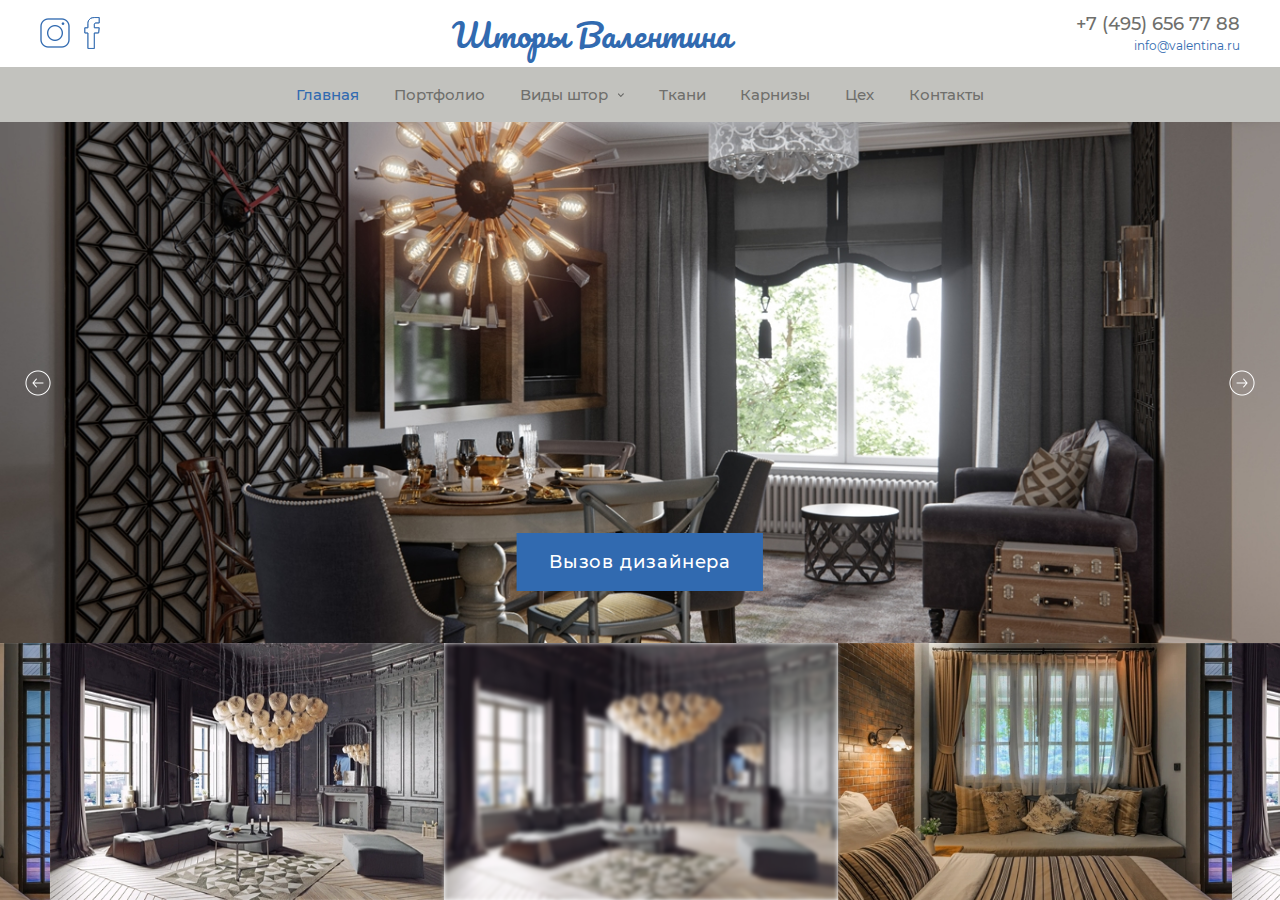
<file: index.html>
<!DOCTYPE html>
<html lang="ru">
<head>
	<meta charset="UTF-8">
	<meta name="viewport" content="width=device-width, initial-scale=1.0">
	<link rel="stylesheet" href="css/style.css">
	<title> Шторы</title>
</head>
<body>
	<div class="wrapper">
		<header class="header">
			<div class="header__top">
				<div class="container flex flex--center flex--between">
					<ul class="social flex flex--center">
						<li><a href="#"><img src="img/icons/instagram.png" alt=""></a></li>
						<li><a href="#"><img src="img/icons/fb.png" alt=""></a></li>
					</ul>

					<a href="#" class="logo">
						Шторы Валентина
					</a>

					<div class="header__contact">
						<a href="tel:+74956567788" class="phone">+7 (495) 656 77 88</a>
						<a href="mailto:info@valentina.ru" class="email-link">info@valentina.ru</a>
					</div>

					<div class="mob-btn">
						<span></span>
						<span></span>
						<span></span>
					</div>
				</div>
			</div>

			<div class="header__nav">
				<!-- Для Главной страницы для container нужен класс justify-center  -->
				<div class="container flex justify-center">
					<nav class="nav">
						<ul class="menu flex">
							<li><a href="index.html" class="active">Главная</a></li>
							<li><a href="portfolio.html">Портфолио</a></li>
							<li class="submenu-link">
								<a href="types.html">Виды штор</a>
								<ul class="submenu">
									<li><a href="#">Прямые </a></li>
									<li><a href="#">На люверсах </a></li>
									<li><a href="#"> С ламбрекеном</a></li>
									<li><a href="#">Римские</a></li>
									<li><a href="#">Французские/ Австрийские</a></li>
									<li><a href="#">Английские</a></li>
								</ul>
							</li>
							<li><a href="drapery.html">Ткани</a></li>
							<li><a href="cornice.html">Карнизы</a></li>
							<li><a href="factory.html">Цех</a></li>
							<li><a href="contact.html">Контакты</a></li>
						</ul>

						<div class="header__contact">
							<a href="tel:+74956567788" class="phone">+7 (495) 656 77 88</a>
							<a href="mailto:info@valentina.ru" class="email-link">info@valentina.ru</a>
						</div>
					</nav>
				</div>
			</div>
			
		</header>
		<main class="main">

			<div class="slider-container">
				<div class="main-slider">
					<div class="main-slider__item">
						<img src="img/slides/slide.jpg" alt="">
						<a href="#" class="btn">Вызов  дизайнера</a>
					</div>
					<div class="main-slider__item">
						<img src="img/slides/slide.jpg" alt="">
						<a href="#" class="btn">Вызов  дизайнера</a>
					</div>
					<div class="main-slider__item">
						<img src="img/slides/slide.jpg" alt="">
						<a href="#" class="btn">Вызов  дизайнера</a>
					</div>
					<div class="main-slider__item">
						<img src="img/slides/slide.jpg" alt="">
						<a href="#" class="btn">Вызов  дизайнера</a>
					</div>
					<div class="main-slider__item">
						<img src="img/slides/slide.jpg" alt="">
						<a href="#" class="btn">Вызов  дизайнера</a>
					</div>
					<div class="main-slider__item">
						<img src="img/slides/slide.jpg" alt="">
						<a href="#" class="btn">Вызов  дизайнера</a>
					</div>
				</div>

				<div class="slider-preview">
					<div class="slider-preview__item">
						<img src="img/slides/slide-preview-3.jpg" alt="">
					</div>
					<div class="slider-preview__item">
						<img src="img/slides/slide-preview-2.jpg" alt="">
					</div>
					<div class="slider-preview__item">
						<img src="img/slides/slide-preview-3.jpg" alt="">
					</div>
					<div class="slider-preview__item">
						<img src="img/slides/slide-preview-3.jpg" alt="">
					</div>
					<div class="slider-preview__item">
						<img src="img/slides/slide-preview-2.jpg" alt="">
					</div>
					<div class="slider-preview__item">
						<img src="img/slides/slide-preview-3.jpg" alt="">
					</div>
				</div>
			</div>
			<!-- /.slider-container -->

			<div class="features">
				<div class="title text-center white">
					Почему мы?
				</div>

				<ul class="features__list flex flex--wrap">
					<li>
						<div class="feature__item">
							<div class="ico">
								<img src="img/icons/features/feature-1.png" alt="">
							</div>
							<div class="text">
								Гибкие цены
							</div>
						</div>
					</li>

					<li>
						<div class="feature__item">
							<div class="ico">
								<img src="img/icons/features/feature-2.png" alt="">
							</div>
							<div class="text">
								Собственный цех
							</div>
						</div>
					</li>

					<li>
						<div class="feature__item">
							<div class="ico">
								<img src="img/icons/features/feature-3.png" alt="">
							</div>
							<div class="text">
								сотрудничаем с<br> другими дизайнерами <br>
								и архитекторами
							</div>
						</div>
					</li>

					<li>
						<div class="feature__item">
							<div class="ico">
								<img src="img/icons/features/feature-4.png" alt="">
							</div>
							<div class="text">
								13-й летний опыт
							</div>
						</div>
					</li>

					<li>
						<div class="feature__item">
							<div class="ico">
								<img src="img/icons/features/feature-5.png" alt="">
							</div>
							<div class="text">
								Широкий выбор тканей
							</div>
						</div>
					</li>

					<li>
						<div class="feature__item">
							<div class="ico">
								<img src="img/icons/features/feature-6.png" alt="">
							</div>
							<div class="text">
								Пошив любого<br> домашнего текстиля
							</div>
						</div>
					</li>
				</ul>
			</div>

			<div class="description-block">
				<div class="description__top">
					<div class="description__title">
						<div class="title">
							Декоративные карнизы
						</div>
					</div>
				</div>
				<div class="description__content flex">
					<div class="image">
						<img src="img/photo-1.jpg" alt="">
					</div>
					<div class="text">
						<p>
							Индивидуальный подбор и пошив штор на заказ позволяют создавать уникальные проекты, которые идеально дополняют форму окна, дизайн комнаты, соответствуют высоте потолка, другим параметрам. Мы предлагаем клиентам только актуальные решения в различных стилистиках.
						</p>
						<p>
							Дополнительные детали в дизайне штор (люверсы, подхваты, декоративные крючки, кольца, элементы для карнизов) позволяют создать интересные акценты, драпировки, придать композиции законченный внешний вид.
						</p>
						<p>
							Каждый наш проект – результат кропотливой работы наших дизайнеров и мастеров по обработке текстиля. Предлагаемые шторы на заказ отличаются высочайшим качеством, основанным на большом опыте в выборе тканей, пошиве изделий. На всю продукцию предоставляется гарантия. Доступна бесплатная услуга навески штор и монтаж карнизов в Москве.
						</p>
						<p>
							Мы напрямую сотрудничаем с производителями текстиля - такой подход позволяет предлагать клиентам качественные изделия по приятной стоимости без дополнительных наценок. В нашей дизайн-студии можно заказать шторы, которые будут в точности соответствовать вашему бюджету, характеру комнаты, функциональности, пожеланиям по стилистике (легкие и невесомые занавески или плотные и тяжелые портьеры).
						</p>
					</div>
				</div>
			</div>

			<div class="steps">
				<div class="steps-container flex flex--center">
					<div class="steps__left">
						<div class="steps__title">
							<div class="ico">
								<img src="img/icons/decor-1.png" alt="">
							</div>
							<div class="text">
								Шторы
								<span>«под ключ»</span>
							</div>
						</div>
					</div>
					<div class="steps__right">
						<ul class="steps__list">
							<li>
								<div class="step__item">
									<div class="step__item__title">
										Замер
									</div>
									<div class="text">
										Индивидуальный подбор и пошив штор на заказ позволяют создавать уникальные проекты, которые идеально дополняют форму окна, дизайн комнаты, соответствуют высоте потолка, другим параметрам. Мы предлагаем клиентам только актуальные решения в различных стилистиках.
									</div>
								</div>
							</li>
							<li>
								<div class="step__item">
									<div class="step__item__title">
										Оформление заказа
									</div>
									<div class="text">
										Дополнительные детали в дизайне штор (люверсы, подхваты, декоративные крючки, кольца, элементы для карнизов) позволяют создать интересные акценты, драпировки, придать композиции законченный внешний вид.
									</div>
								</div>
							</li>
							<li>
								<div class="step__item">
									<div class="step__item__title">
										Пошив
									</div>
									<div class="text">
										Каждый наш проект – результат кропотливой работы наших дизайнеров и мастеров по обработке текстиля. Предлагаемые шторы на заказ отличаются высочайшим качеством, основанным на большом опыте в выборе тканей, пошиве изделий. На всю продукцию предоставляется гарантия. Доступна бесплатная услуга навески штор и монтаж карнизов в Москве.
									</div>
								</div>
							</li>
							<li>
								<div class="step__item">
									<div class="step__item__title">
										Монтаж
									</div>
									<div class="text">
										Мы напрямую сотрудничаем с производителями текстиля - такой подход позволяет предлагать клиентам качественные изделия по приятной стоимости без дополнительных наценок. 
									</div>
								</div>
							</li>
						</ul>
					</div>
				</div>
			</div>

			<div class="types">
				<div class="container">
					<div class="title text-center">
						Виды штор
					</div>

					<ul class="types__list flex flex--wrap">
						<li>
							<a href="#" class="type__item">
								<div class="img">
									<img src="img/types/type-1.jpg" alt="">
								</div>
								<div class="name">
									Прямые 
								</div>
							</a>
						</li>
						<li>
							<a href="#" class="type__item">
								<div class="img">
									<img src="img/types/type-2.jpg" alt="">
								</div>
								<div class="name">
									На люверсах  
								</div>
							</a>
						</li>
						<li>
							<a href="#" class="type__item">
								<div class="img">
									<img src="img/types/type-3.jpg" alt="">
								</div>
								<div class="name">
									 С ламбрекеном 
								</div>
							</a>
						</li>
						<li>
							<a href="#" class="type__item">
								<div class="img">
									<img src="img/types/type-4.jpg" alt="">
								</div>
								<div class="name">
									Римские 
								</div>
							</a>
						</li>
						<li>
							<a href="#" class="type__item">
								<div class="img">
									<img src="img/types/type-5.jpg" alt="">
								</div>
								<div class="name">
									Французские/ Австрийские 
								</div>
							</a>
						</li>
						<li>
							<a href="#" class="type__item">
								<div class="img">
									<img src="img/types/type-6.jpg" alt="">
								</div>
								<div class="name">
									Английские
								</div>
							</a>
						</li>
					</ul>
				</div>
			</div>

			<div class="schema">
				<div class="container">
					<div class="title title--lt text-center">
						Схема расчета стоимости
					</div>

					<ul class="schema__list flex">
						<li class="active">
							<div class="schema__title">
								Выберите <br>
								тип штор
							</div>
						</li>
						<li>
							<div class="schema__title">
								Комплектация
							</div>
						</li>
						<li>
							<div class="schema__title">
								Карниз
							</div>
						</li>
						<li>
							<div class="schema__title">
								Длина<br> 
								карниза
							</div>
						</li>
						<li class="last">
							<div class="schema__title">
							</div>
						</li>
					</ul>
				</div>
			</div>

			<div class="works-schema">
				<div class="container">
					<div class="title text-center">
						Схема работы
					</div>

					<ul class="works-schema__list flex flex--wrap">
						<li>
							<div class="works-schema__item">
								<div class="ico">
									<img src="img/icons/schema/schema-1.png" alt="">
								</div>
								<div class="text">
									Выезд дизайнера
								</div>
							</div>
						</li>
						<li>
							<div class="works-schema__item">
								<div class="ico">
									<img src="img/icons/schema/schema-2.png" alt="">
								</div>
								<div class="text">
									Замер окна,<br> уточнение<br>  пожеланий
								</div>
							</div>
						</li>
						<li>
							<div class="works-schema__item">
								<div class="ico">
									<img src="img/icons/schema/schema-3.png" alt="">
								</div>
								<div class="text">
									Договор, оплата
								</div>
							</div>
						</li>
						<li>
							<div class="works-schema__item">
								<div class="ico">
									<img src="img/icons/schema/schema-4.png" alt="">
								</div>
								<div class="text">
									Разработка эксклюзивного дизайна
								</div>
							</div>
						</li>
						<li>
							<div class="works-schema__item">
								<div class="ico">
									<img src="img/icons/schema/schema-5.png" alt="">
								</div>
								<div class="text">
									Передача дизайна в производство
								</div>
							</div>
						</li>
						<li>
							<div class="works-schema__item">
								<div class="ico">
									<img src="img/icons/schema/schema-6.png" alt="">
								</div>
								<div class="text">
									Уточнение деталей
								</div>
							</div>
						</li>
						<li>
							<div class="works-schema__item">
								<div class="ico">
									<img src="img/icons/schema/schema-7.png" alt="">
								</div>
								<div class="text">
									Монтаж штор
								</div>
							</div>
						</li>
					</ul>
				</div>
			</div>

			<div class="about-block">
				<div class="about-block__content">
					<p>
						Дизайнер – творец и генеральный художник вашего интерьера. <br>
						Домашний текстиль со шторами покрывалами являются наиболее его творческой составляющей. <br>
						Создание уюта, неповторимой игры красок, цветовых сочетаний является нашей главной задачей.
					</p>
					<p>
						Данная картина не закончена и вам уже хочется дополнить ее, добавить свои мысли и пожелания. <br>
						Наши дизайнеры помогут вам, добавят свой опыт и подскажет как сделать интерьер неповторимым. <br>
						Так же будет произведена оптимизация по материалам, что бы сделать цены доступными.
					</p>
				</div>
			</div>
			
		</main>
		<footer class="footer">
			<div class="footer__nav">
				<div class="container flex flex--center flex--between">
					<ul class="social flex flex--center">
						<li><a href="#"><img src="img/icons/instagram_white.png" alt=""></a></li>
						<li><a href="#"><img src="img/icons/fb_white.png" alt=""></a></li>
					</ul>

					<ul class="menu flex">
						<li><a href="#" class="active">Главная</a></li>
						<li><a href="#">Портфолио</a></li>
						<li>
							<a href="#">Виды штор</a>
						</li>
						<li><a href="#">Ткани</a></li>
						<li><a href="#">Карнизы</a></li>
						<li><a href="#">Цех</a></li>
						<li><a href="#">Контакты</a></li>
					</ul>

					<div class="header__contact">
						<a href="tel:+74956567788" class="phone">+7 (495) 656 77 88</a>
						<a href="mailto:info@valentina.ru" class="email-link">info@valentina.ru</a>
					</div>
				</div>
			</div>

			<div class="copyright">
				© 2019 Салон домашнего текстиля Валентина 
			</div>
		</footer>
	</div><!-- end wrapper -->

<script src="https://code.jquery.com/jquery-3.3.1.min.js"></script>
<script src="js/slick.min.js"></script>
<script src="js/common.js"></script>
</body>
</html>
</file>
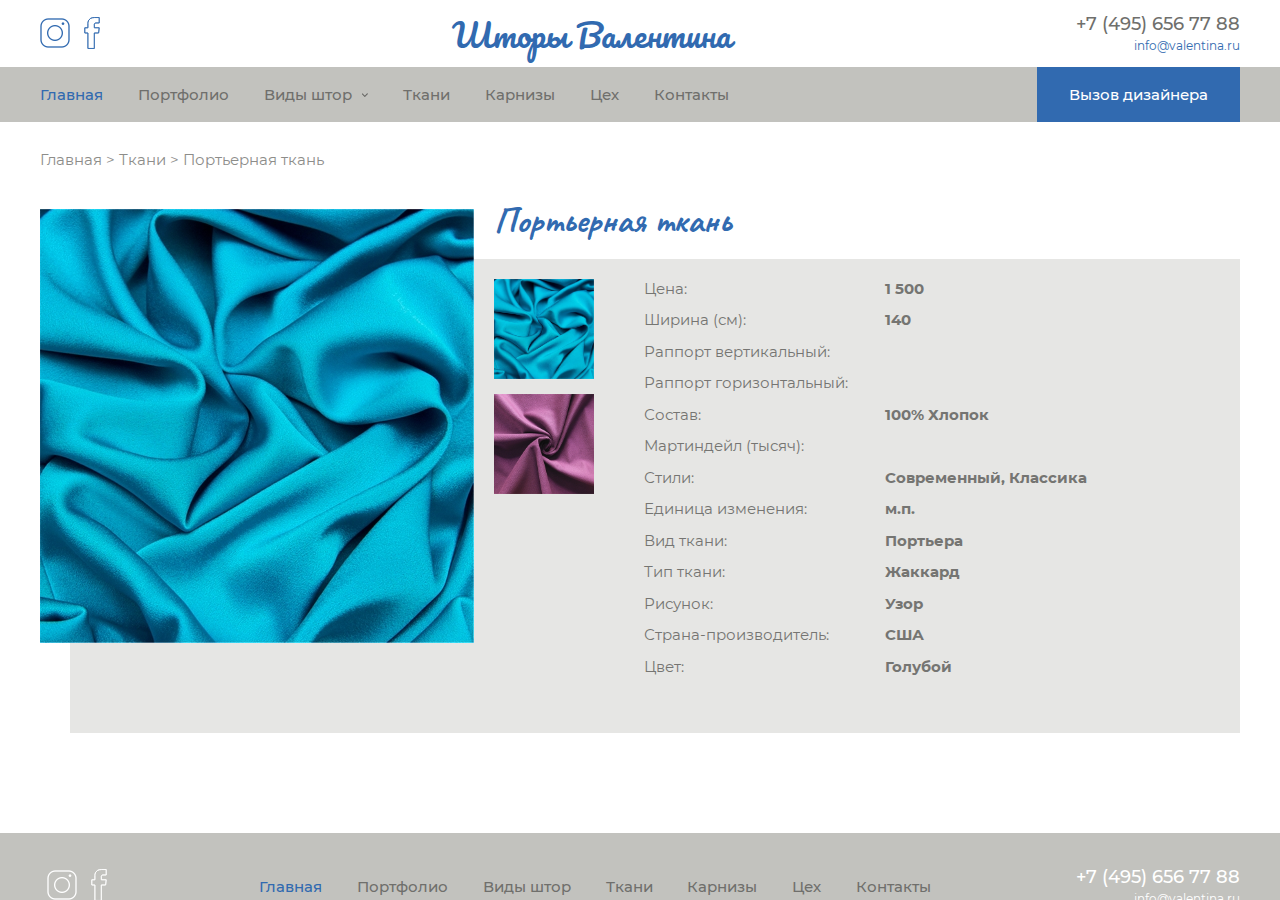
<file: cloth.html>
<!DOCTYPE html>
<html lang="ru">
<head>
	<meta charset="UTF-8">
	<meta name="viewport" content="width=device-width, initial-scale=1.0">
	<link rel="stylesheet" href="css/style.css">
	<title>Страница Ткани</title>
</head>
<body>
	<div class="wrapper">
		<header class="header">
			<div class="header__top">
				<div class="container flex flex--center flex--between">
					<ul class="social flex flex--center">
						<li><a href="#"><img src="img/icons/instagram.png" alt=""></a></li>
						<li><a href="#"><img src="img/icons/fb.png" alt=""></a></li>
					</ul>

					<a href="index.html" class="logo">
						Шторы Валентина
					</a>

					<div class="header__contact">
						<a href="tel:+74956567788" class="phone">+7 (495) 656 77 88</a>
						<a href="mailto:info@valentina.ru" class="email-link">info@valentina.ru</a>
					</div>

					<div class="mob-btn">
						<span></span>
						<span></span>
						<span></span>
					</div>
				</div>
			</div>

			<div class="header__nav">
				<!-- На внутренних страницах  -->
				<div class="container flex flex--between">
					<nav class="nav">
						<ul class="menu flex">
							<li><a href="index.html" class="active">Главная</a></li>
							<li><a href="portfolio.html">Портфолио</a></li>
							<li class="submenu-link">
								<a href="types.html">Виды штор</a>
								<ul class="submenu">
									<li><a href="#">Прямые </a></li>
									<li><a href="#">На люверсах </a></li>
									<li><a href="#"> С ламбрекеном</a></li>
									<li><a href="#">Римские</a></li>
									<li><a href="#">Французские/ Австрийские</a></li>
									<li><a href="#">Английские</a></li>
								</ul>
							</li>
							<li><a href="drapery.html">Ткани</a></li>
							<li><a href="cornice.html">Карнизы</a></li>
							<li><a href="factory.html">Цех</a></li>
							<li><a href="contact.html">Контакты</a></li>
						</ul>

						<div class="header__contact">
							<a href="tel:+74956567788" class="phone">+7 (495) 656 77 88</a>
							<a href="mailto:info@valentina.ru" class="email-link">info@valentina.ru</a>
						</div>
					</nav>

					<a href="#" class="btn">
						Вызов  дизайнера
					</a>
				</div>
			</div>
			
		</header>
		<main class="main">
			<div class="container">
				<ul class="breadcrumbs">
					<li><a href="#">Главная</a></li>
					<li><a href="#">Ткани</a></li>
					<li>Портьерная ткань</li>
				</ul>

				
				<div class="content cloth-page">
					<div class="title">Портьерная ткань</div>
					<div class="cloth-block flex">
						<div class="cloth-img">
							<img src="img/cloth.jpg" alt="">
						</div>

						<div class="cloth-data flex">
							<div class="cloth-preview">
								<div class="cloth-preview__item">
									<img src="img/cloth.jpg" alt="">
								</div>
								<div class="cloth-preview__item">
									<img src="img/drappery.jpg" alt="">
								</div>
							</div>

							<ul class="cloth-descr">
								<li>
									<span class="cloth-data__name">
										Цена:	
									</span>
									<span class="cloth-data__value">
										1 500 
									</span>
								</li>
								<li>
									<span class="cloth-data__name">
										Ширина (см):
									</span>
									<span class="cloth-data__value">
										140
									</span>
								</li>
								<li>
									<span class="cloth-data__name">
										Раппорт вертикальный:	
									</span>
									<span class="cloth-data__value">
									</span>
								</li>
								<li>
									<span class="cloth-data__name">
										Раппорт горизонтальный:
									</span>
									<span class="cloth-data__value">
									</span>
								</li>
								<li>
									<span class="cloth-data__name">
										Состав:
									</span>
									<span class="cloth-data__value">
										100% Хлопок
									</span>
								</li>
								<li>
									<span class="cloth-data__name">
										Мартиндейл (тысяч):
									</span>
									<span class="cloth-data__value">
									</span>
								</li>
								<li>
									<span class="cloth-data__name">
										Стили:
									</span>
									<span class="cloth-data__value">
										Современный, Классика
									</span>
								</li>
								<li>
									<span class="cloth-data__name">
										Единица изменения:		
									</span>
									<span class="cloth-data__value">
										м.п.
									</span>
								</li>
								<li>
									<span class="cloth-data__name">
										Вид ткани:	
									</span>
									<span class="cloth-data__value">
										Портьера
									</span>
								</li>
								<li>
									<span class="cloth-data__name">
										Тип ткани:	
									</span>
									<span class="cloth-data__value">
										Жаккард
									</span>
								</li>
								<li>
									<span class="cloth-data__name">
										Рисунок:
									</span>
									<span class="cloth-data__value">
										Узор
									</span>
								</li>
								<li>
									<span class="cloth-data__name">
										Страна-производитель:	
									</span>
									<span class="cloth-data__value">
										США
									</span>
								</li>
								<li>
									<span class="cloth-data__name">
										Цвет:
									</span>
									<span class="cloth-data__value">
										Голубой 
									</span>
								</li>
							</ul>
						</div>
					</div>
				</div>

			</div>
		</main>
		<footer class="footer">
			<div class="footer__nav">
				<div class="container flex flex--center flex--between">
					<ul class="social flex flex--center">
						<li><a href="#"><img src="img/icons/instagram_white.png" alt=""></a></li>
						<li><a href="#"><img src="img/icons/fb_white.png" alt=""></a></li>
					</ul>

					<ul class="menu flex">
						<li><a href="#" class="active">Главная</a></li>
						<li><a href="#">Портфолио</a></li>
						<li>
							<a href="#">Виды штор</a>
						</li>
						<li><a href="#">Ткани</a></li>
						<li><a href="#">Карнизы</a></li>
						<li><a href="#">Цех</a></li>
						<li><a href="#">Контакты</a></li>
					</ul>

					<div class="header__contact">
						<a href="tel:+74956567788" class="phone">+7 (495) 656 77 88</a>
						<a href="mailto:info@valentina.ru" class="email-link">info@valentina.ru</a>
					</div>
				</div>
			</div>

			<div class="copyright">
				© 2019 Салон домашнего текстиля Валентина 
			</div>
		</footer>

		<div id="overlay"></div>
		<div class="popup">
			<div class="close"></div>
			<div class="form">
				<form action="#">
					<div class="input-wrapper">
						<input type="text" class="input" placeholder="имя*" required>
					</div>

					<div class="input-wrapper">
						<input type="text" class="input" placeholder="телефон*" required>
					</div>
					<div class="input-wrapper">
						<input type="text" class="input" placeholder="email">
					</div>

					<div class="input-wrapper">
						<textarea name="" placeholder="сообщение" class="input"></textarea>
					</div>

					<div class="form-row">
						<input type="submit" class="btn" value="отправить">
					</div>
				</form>
			</div>
		</div>
	</div><!-- end wrapper -->

<script src="https://code.jquery.com/jquery-3.3.1.min.js"></script>
<script src="js/slick.min.js"></script>
<script src="js/common.js"></script>
</body>
</html>
</file>
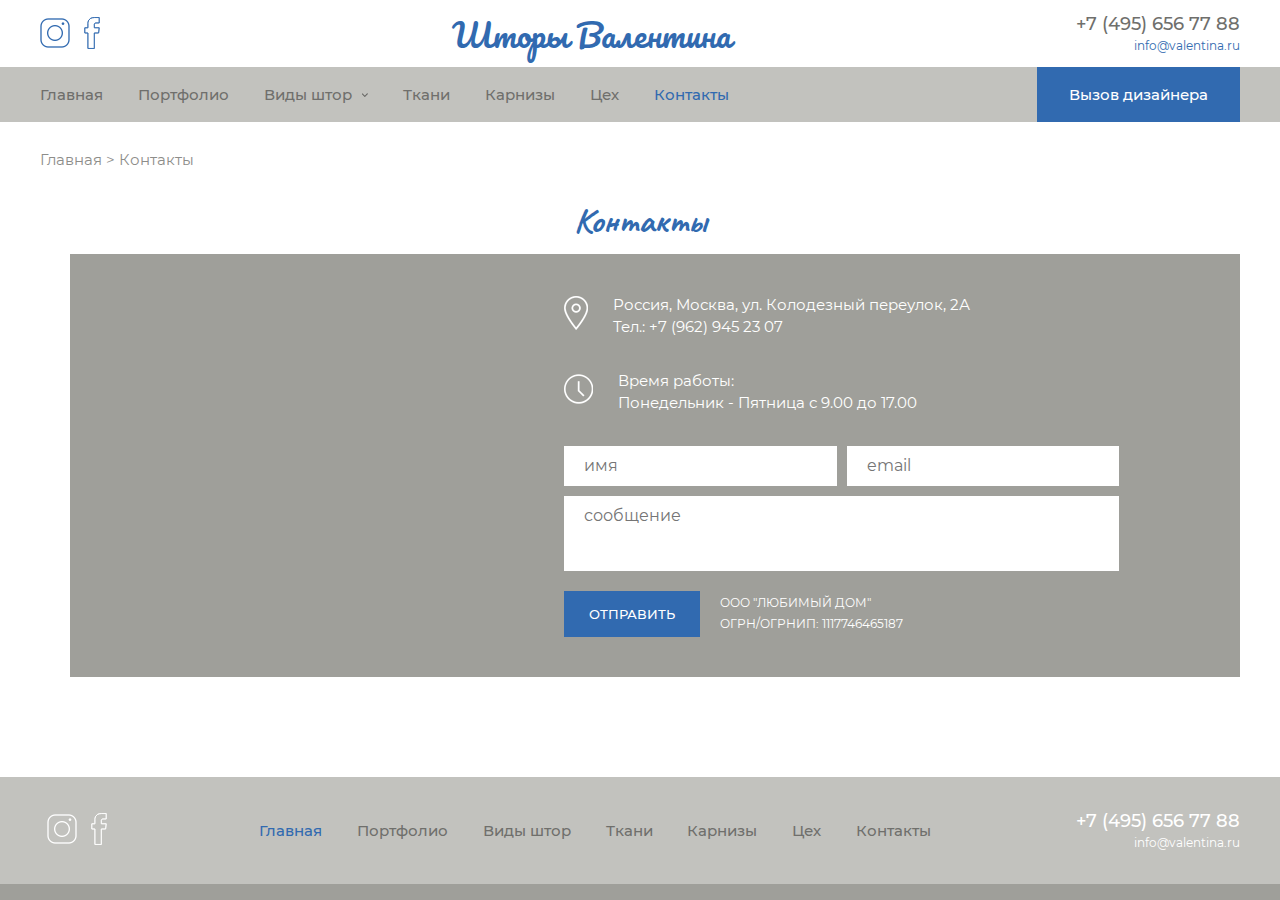
<file: contact.html>
<!DOCTYPE html>
<html lang="ru">
<head>
	<meta charset="UTF-8">
	<meta name="viewport" content="width=device-width, initial-scale=1.0">
	<link rel="stylesheet" href="css/style.css">
	<title>Контакты</title>
</head>
<body>
	<div class="wrapper">
		<header class="header">
			<div class="header__top">
				<div class="container flex flex--center flex--between">
					<ul class="social flex flex--center">
						<li><a href="#"><img src="img/icons/instagram.png" alt=""></a></li>
						<li><a href="#"><img src="img/icons/fb.png" alt=""></a></li>
					</ul>

					<a href="index.html" class="logo">
						Шторы Валентина
					</a>

					<div class="header__contact">
						<a href="tel:+74956567788" class="phone">+7 (495) 656 77 88</a>
						<a href="mailto:info@valentina.ru" class="email-link">info@valentina.ru</a>
					</div>

					<div class="mob-btn">
						<span></span>
						<span></span>
						<span></span>
					</div>
				</div>
			</div>

			<div class="header__nav">
				<!-- На внутренних страницах  -->
				<div class="container flex flex--between">
					<nav class="nav">
						<ul class="menu flex">
							<li><a href="index.html">Главная</a></li>
							<li><a href="portfolio.html">Портфолио</a></li>
							<li class="submenu-link">
								<a href="types.html">Виды штор</a>
								<ul class="submenu">
									<li><a href="#">Прямые </a></li>
									<li><a href="#">На люверсах </a></li>
									<li><a href="#"> С ламбрекеном</a></li>
									<li><a href="#">Римские</a></li>
									<li><a href="#">Французские/ Австрийские</a></li>
									<li><a href="#">Английские</a></li>
								</ul>
							</li>
							<li><a href="drapery.html">Ткани</a></li>
							<li><a href="cornice.html">Карнизы</a></li>
							<li><a href="factory.html">Цех</a></li>
							<li><a href="contact.html" class="active">Контакты</a></li>
						</ul>

						<div class="header__contact">
							<a href="tel:+74956567788" class="phone">+7 (495) 656 77 88</a>
							<a href="mailto:info@valentina.ru" class="email-link">info@valentina.ru</a>
						</div>
					</nav>

					<a href="#" class="btn">
						Вызов  дизайнера
					</a>
				</div>
			</div>
			
		</header>
		<main class="main">
			<div class="container">
				<ul class="breadcrumbs">
					<li><a href="#">Главная</a></li>
					<li>Контакты</li>
				</ul>

				
				<div class="content contact-page">
					<div class="title">Контакты</div>
					<div class="contact-block">
						<div class="map">
							<iframe src="https://www.google.com/maps/embed?pb=!1m18!1m12!1m3!1d2242.7823244769843!2d37.6959223516034!3d55.797017595952944!2m3!1f0!2f0!3f0!3m2!1i1024!2i768!4f13.1!3m3!1m2!1s0x46b535a128b3e401%3A0xbd8e99fb0dffe2fe!2z0JrQvtC70L7QtNC10LfQvdGL0Lkg0L_QtdGALiwgMtCwLCDQnNC-0YHQutCy0LAsINCg0L7RgdGB0LjRjywgMTA3MDc2!5e0!3m2!1sru!2sua!4v1572953211778!5m2!1sru!2sua" width="100%" height="425" frameborder="0" style="border:0;" allowfullscreen=""></iframe>
						</div>

						<div class="contact-data">
							<div class="contact-data__item">
								<div class="ico">
									<img src="img/icons/pin.png" alt="">
								</div>
								<div class="text">
									Россия, Москва, ул. Колодезный переулок, 2А
									<a href="tel:+79629452307">Тел.: +7 (962) 945 23 07</a>
								</div>
							</div>

							<div class="contact-data__item">
								<div class="ico">
									<img src="img/icons/clock.png" alt="">
								</div>
								<div class="text">
									Время работы:<br>
									Понедельник - Пятница с 9.00 до 17.00
								</div>
							</div>

							<div class="form">
								<form action="#">
									<div class="form-row flex flex--between">
										<div class="input-wrapper">
											<input type="text" class="input" placeholder="имя">
										</div>
										<div class="input-wrapper">
											<input type="text" class="input" placeholder="email">
										</div>
									</div>

									<div class="input-wrapper">
										<textarea name="" placeholder="сообщение" class="input"></textarea>
									</div>

									<div class="form-row flex flex--center">
										<input type="submit" class="btn" value="отправить">

										<div class="notice">
											ООО "ЛЮБИМЫЙ ДОМ"<br>
											ОГРН/ОГРНИП: 1117746465187
										</div>
									</div>
								</form>
							</div>						
						</div>
					</div>

				</div>

			</div>
		</main>
		<footer class="footer">
			<div class="footer__nav">
				<div class="container flex flex--center flex--between">
					<ul class="social flex flex--center">
						<li><a href="#"><img src="img/icons/instagram_white.png" alt=""></a></li>
						<li><a href="#"><img src="img/icons/fb_white.png" alt=""></a></li>
					</ul>

					<ul class="menu flex">
						<li><a href="#" class="active">Главная</a></li>
						<li><a href="#">Портфолио</a></li>
						<li>
							<a href="#">Виды штор</a>
						</li>
						<li><a href="#">Ткани</a></li>
						<li><a href="#">Карнизы</a></li>
						<li><a href="#">Цех</a></li>
						<li><a href="#">Контакты</a></li>
					</ul>

					<div class="header__contact">
						<a href="tel:+74956567788" class="phone">+7 (495) 656 77 88</a>
						<a href="mailto:info@valentina.ru" class="email-link">info@valentina.ru</a>
					</div>
				</div>
			</div>

			<div class="copyright">
				© 2019 Салон домашнего текстиля Валентина 
			</div>
		</footer>

		<div id="overlay"></div>
		<div class="popup">
			<div class="close"></div>
			<div class="form">
				<form action="#">
					<div class="input-wrapper">
						<input type="text" class="input" placeholder="имя*" required>
					</div>

					<div class="input-wrapper">
						<input type="text" class="input" placeholder="телефон*" required>
					</div>
					<div class="input-wrapper">
						<input type="text" class="input" placeholder="email">
					</div>

					<div class="input-wrapper">
						<textarea name="" placeholder="сообщение" class="input"></textarea>
					</div>

					<div class="form-row">
						<input type="submit" class="btn" value="отправить">
					</div>
				</form>
			</div>
		</div>
	</div><!-- end wrapper -->

<script src="https://code.jquery.com/jquery-3.3.1.min.js"></script>
<script src="js/slick.min.js"></script>
<script src="js/common.js"></script>
</body>
</html>
</file>
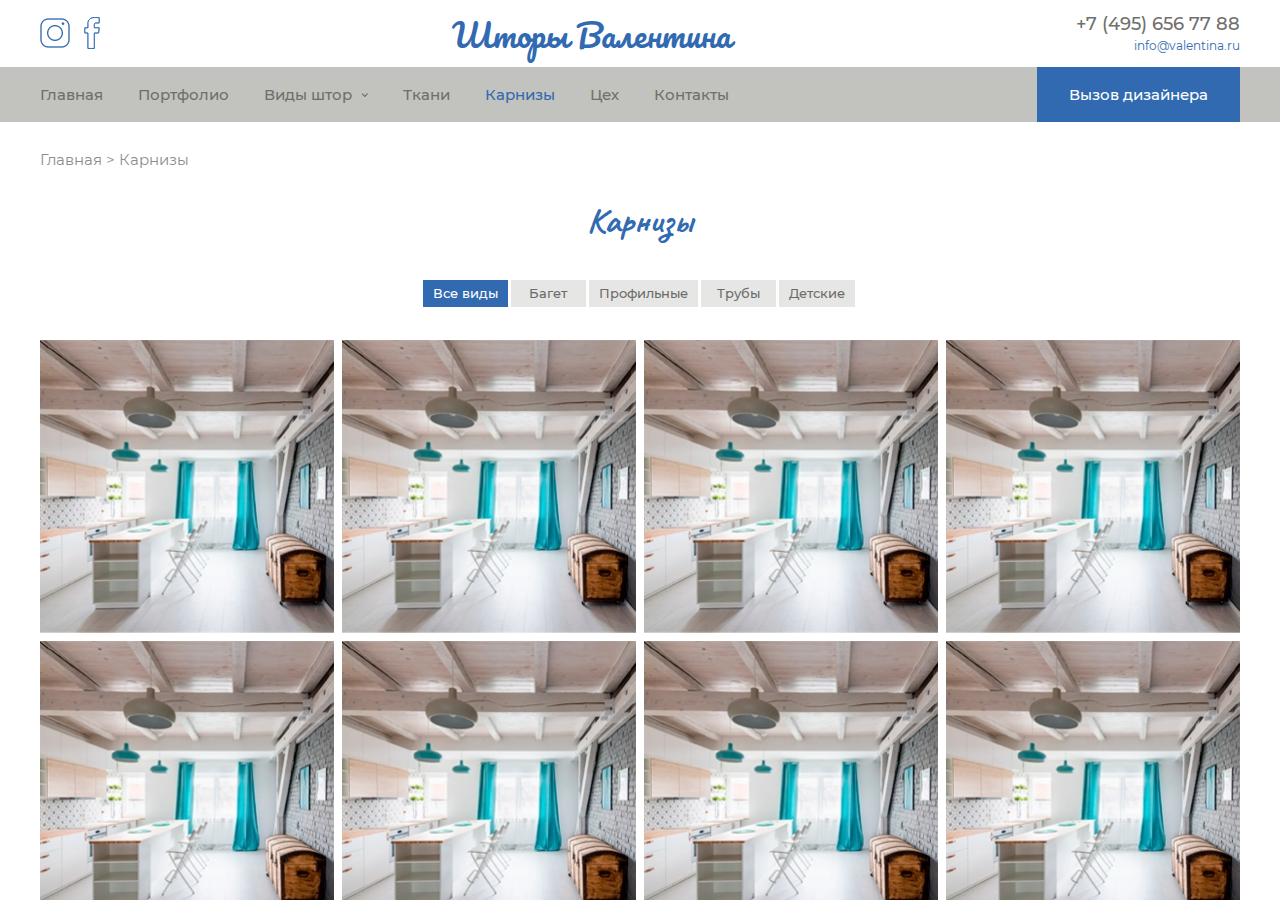
<file: cornice.html>
<!DOCTYPE html>
<html lang="ru">
<head>
	<meta charset="UTF-8">
	<meta name="viewport" content="width=device-width, initial-scale=1.0">
	<link rel="stylesheet" href="css/style.css">
	<title> Карнизы</title>
</head>
<body>
	<div class="wrapper">
		<header class="header">
			<div class="header__top">
				<div class="container flex flex--center flex--between">
					<ul class="social flex flex--center">
						<li><a href="#"><img src="img/icons/instagram.png" alt=""></a></li>
						<li><a href="#"><img src="img/icons/fb.png" alt=""></a></li>
					</ul>

					<a href="index.html" class="logo">
						Шторы Валентина
					</a>

					<div class="header__contact">
						<a href="tel:+74956567788" class="phone">+7 (495) 656 77 88</a>
						<a href="mailto:info@valentina.ru" class="email-link">info@valentina.ru</a>
					</div>

					<div class="mob-btn">
						<span></span>
						<span></span>
						<span></span>
					</div>
				</div>
			</div>

			<div class="header__nav">
				<!-- На внутренних страницах  -->
				<div class="container flex flex--between">
					<nav class="nav">
						<ul class="menu flex">
							<li><a href="index.html">Главная</a></li>
							<li><a href="portfolio.html">Портфолио</a></li>
							<li class="submenu-link">
								<a href="types.html">Виды штор</a>
								<ul class="submenu">
									<li><a href="#">Прямые </a></li>
									<li><a href="#">На люверсах </a></li>
									<li><a href="#"> С ламбрекеном</a></li>
									<li><a href="#">Римские</a></li>
									<li><a href="#">Французские/ Австрийские</a></li>
									<li><a href="#">Английские</a></li>
								</ul>
							</li>
							<li><a href="drapery.html">Ткани</a></li>
							<li><a href="cornice.html" class="active">Карнизы</a></li>
							<li><a href="factory.html">Цех</a></li>
							<li><a href="contact.html">Контакты</a></li>
						</ul>

						<div class="header__contact">
							<a href="tel:+74956567788" class="phone">+7 (495) 656 77 88</a>
							<a href="mailto:info@valentina.ru" class="email-link">info@valentina.ru</a>
						</div>
					</nav>

					<a href="#" class="btn">
						Вызов  дизайнера
					</a>
				</div>
			</div>
			
		</header>
		<main class="main">
			<div class="container">
				<ul class="breadcrumbs">
					<li><a href="#">Главная</a></li>
					<li>Карнизы</li>
				</ul>

				<div class="title text-center">
					Карнизы
				</div>
				
				<div class="cornise content">
					
					<ul class="tab-list">
						<li><a href="#" class="active">Все виды</a></li>
						<li><a href="#">Багет</a></li>
						<li><a href="#">Профильные</a></li>
						<li><a href="#">Трубы</a></li>
						<li><a href="#">Детские</a></li>
					</ul>

					<ul class="gallery gallery-col-4">
						<li>
							<a href="#">
								<img src="img/cornise.jpg" alt="">
							</a>
						</li>
						<li>
							<a href="#">
								<img src="img/cornise.jpg" alt="">
							</a>
						</li>
						<li>
							<a href="#">
								<img src="img/cornise.jpg" alt="">
							</a>
						</li>
						<li>
							<a href="#">
								<img src="img/cornise.jpg" alt="">
							</a>
						</li>
						<li>
							<a href="#">
								<img src="img/cornise.jpg" alt="">
							</a>
						</li>
						<li>
							<a href="#">
								<img src="img/cornise.jpg" alt="">
							</a>
						</li>
						<li>
							<a href="#">
								<img src="img/cornise.jpg" alt="">
							</a>
						</li>
						<li>
							<a href="#">
								<img src="img/cornise.jpg" alt="">
							</a>
						</li>
						<li>
							<a href="#">
								<img src="img/cornise.jpg" alt="">
							</a>
						</li>
						<li>
							<a href="#">
								<img src="img/cornise.jpg" alt="">
							</a>
						</li>
						<li>
							<a href="#">
								<img src="img/cornise.jpg" alt="">
							</a>
						</li>
						<li>
							<a href="#">
								<img src="img/cornise.jpg" alt="">
							</a>
						</li>
						<li>
							<a href="#">
								<img src="img/cornise.jpg" alt="">
							</a>
						</li>
						<li>
							<a href="#">
								<img src="img/cornise.jpg" alt="">
							</a>
						</li>
						<li>
							<a href="#">
								<img src="img/cornise.jpg" alt="">
							</a>
						</li>
					</ul>
				</div>

			</div>
		</main>
		<footer class="footer">
			<div class="footer__nav">
				<div class="container flex flex--center flex--between">
					<ul class="social flex flex--center">
						<li><a href="#"><img src="img/icons/instagram_white.png" alt=""></a></li>
						<li><a href="#"><img src="img/icons/fb_white.png" alt=""></a></li>
					</ul>

					<ul class="menu flex">
						<li><a href="#" class="active">Главная</a></li>
						<li><a href="#">Портфолио</a></li>
						<li>
							<a href="#">Виды штор</a>
						</li>
						<li><a href="#">Ткани</a></li>
						<li><a href="#">Карнизы</a></li>
						<li><a href="#">Цех</a></li>
						<li><a href="#">Контакты</a></li>
					</ul>

					<div class="header__contact">
						<a href="tel:+74956567788" class="phone">+7 (495) 656 77 88</a>
						<a href="mailto:info@valentina.ru" class="email-link">info@valentina.ru</a>
					</div>
				</div>
			</div>

			<div class="copyright">
				© 2019 Салон домашнего текстиля Валентина 
			</div>
		</footer>

		<div id="overlay"></div>
		<div class="popup">
			<div class="close"></div>
			<div class="form">
				<form action="#">
					<div class="input-wrapper">
						<input type="text" class="input" placeholder="имя*" required>
					</div>

					<div class="input-wrapper">
						<input type="text" class="input" placeholder="телефон*" required>
					</div>
					<div class="input-wrapper">
						<input type="text" class="input" placeholder="email">
					</div>

					<div class="input-wrapper">
						<textarea name="" placeholder="сообщение" class="input"></textarea>
					</div>

					<div class="form-row">
						<input type="submit" class="btn" value="отправить">
					</div>
				</form>
			</div>
		</div>
	</div><!-- end wrapper -->

<script src="https://code.jquery.com/jquery-3.3.1.min.js"></script>
<script src="js/slick.min.js"></script>
<script src="js/common.js"></script>
</body>
</html>
</file>
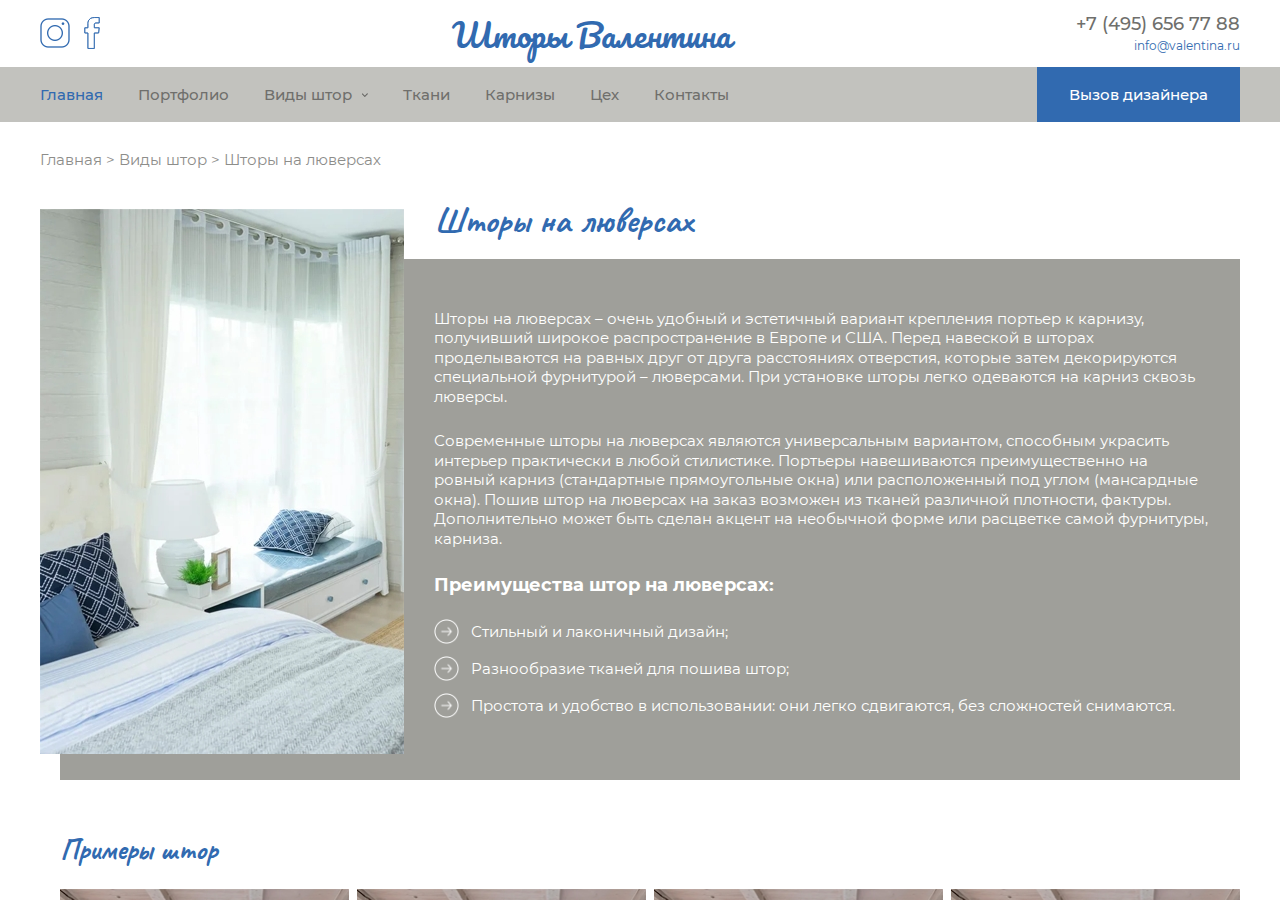
<file: curtain.html>
<!DOCTYPE html>
<html lang="ru">
<head>
	<meta charset="UTF-8">
	<meta name="viewport" content="width=device-width, initial-scale=1.0">
	<link rel="stylesheet" href="css/style.css">
	<title>Страница Шторы</title>
</head>
<body>
	<div class="wrapper">
		<header class="header">
			<div class="header__top">
				<div class="container flex flex--center flex--between">
					<ul class="social flex flex--center">
						<li><a href="#"><img src="img/icons/instagram.png" alt=""></a></li>
						<li><a href="#"><img src="img/icons/fb.png" alt=""></a></li>
					</ul>

					<a href="index.html" class="logo">
						Шторы Валентина
					</a>

					<div class="header__contact">
						<a href="tel:+74956567788" class="phone">+7 (495) 656 77 88</a>
						<a href="mailto:info@valentina.ru" class="email-link">info@valentina.ru</a>
					</div>

					<div class="mob-btn">
						<span></span>
						<span></span>
						<span></span>
					</div>
				</div>
			</div>

			<div class="header__nav">
				<!-- На внутренних страницах  -->
				<div class="container flex flex--between">
					<nav class="nav">
						<ul class="menu flex">
							<li><a href="index.html" class="active">Главная</a></li>
							<li><a href="portfolio.html">Портфолио</a></li>
							<li class="submenu-link">
								<a href="types.html">Виды штор</a>
								<ul class="submenu">
									<li><a href="#">Прямые </a></li>
									<li><a href="#">На люверсах </a></li>
									<li><a href="#"> С ламбрекеном</a></li>
									<li><a href="#">Римские</a></li>
									<li><a href="#">Французские/ Австрийские</a></li>
									<li><a href="#">Английские</a></li>
								</ul>
							</li>
							<li><a href="drapery.html">Ткани</a></li>
							<li><a href="cornice.html">Карнизы</a></li>
							<li><a href="factory.html">Цех</a></li>
							<li><a href="contact.html">Контакты</a></li>
						</ul>

						<div class="header__contact">
							<a href="tel:+74956567788" class="phone">+7 (495) 656 77 88</a>
							<a href="mailto:info@valentina.ru" class="email-link">info@valentina.ru</a>
						</div>
					</nav>

					<a href="#" class="btn">
						Вызов  дизайнера
					</a>
				</div>
			</div>
			
		</header>
		<main class="main">
			<div class="container">
				<ul class="breadcrumbs">
					<li><a href="#">Главная</a></li>
					<li><a href="#">Виды штор</a></li>
					<li>Шторы на люверсах</li>
				</ul>

				
				<div class="content curtain-page">
					<div class="title">Шторы на люверсах</div>
					<div class="curtain-block flex">
						<div class="curtain-img">
							<img src="img/curtain.jpg" alt="">
						</div>

						<div class="curtain-descr">
							<p>
								Шторы на люверсах – очень удобный и эстетичный вариант крепления портьер к карнизу, получивший широкое распространение в Европе и США. Перед навеской в шторах проделываются на равных друг от друга расстояниях отверстия, которые затем декорируются специальной фурнитурой – люверсами. При установке шторы легко одеваются на карниз сквозь люверсы.
							</p>
							<p>
								Современные шторы на люверсах являются универсальным вариантом, способным украсить интерьер практически в любой стилистике. Портьеры навешиваются преимущественно на ровный карниз (стандартные прямоугольные окна) или расположенный под углом (мансардные окна). Пошив штор на люверсах на заказ возможен из тканей различной плотности, фактуры. Дополнительно может быть сделан акцент на необычной форме или расцветке самой фурнитуры, карниза.
							</p>

							<div class="curtain-descr__title">
								Преимущества штор на люверсах:
							</div>
							<ul class="list">
								<li>Стильный и лаконичный дизайн;</li>
								<li>Разнообразие тканей для пошива штор;</li>
								<li>Простота и удобство в использовании: они легко сдвигаются, без сложностей снимаются.</li>
							</ul>
							
						</div>
					</div>

					<div class="releated">
						<div class="title">Примеры штор</div>

						<ul class="gallery gallery-col-4">
							<li>
								<a href="#">
									<img src="img/cornise.jpg" alt="">
								</a>
							</li>
							<li>
								<a href="#">
									<img src="img/cornise.jpg" alt="">
								</a>
							</li>
							<li>
								<a href="#">
									<img src="img/cornise.jpg" alt="">
								</a>
							</li>
							<li>
								<a href="#">
									<img src="img/cornise.jpg" alt="">
								</a>
							</li>
						</ul>
					</div>
				</div>

			</div>
		</main>
		<footer class="footer">
			<div class="footer__nav">
				<div class="container flex flex--center flex--between">
					<ul class="social flex flex--center">
						<li><a href="#"><img src="img/icons/instagram_white.png" alt=""></a></li>
						<li><a href="#"><img src="img/icons/fb_white.png" alt=""></a></li>
					</ul>

					<ul class="menu flex">
						<li><a href="#" class="active">Главная</a></li>
						<li><a href="#">Портфолио</a></li>
						<li>
							<a href="#">Виды штор</a>
						</li>
						<li><a href="#">Ткани</a></li>
						<li><a href="#">Карнизы</a></li>
						<li><a href="#">Цех</a></li>
						<li><a href="#">Контакты</a></li>
					</ul>

					<div class="header__contact">
						<a href="tel:+74956567788" class="phone">+7 (495) 656 77 88</a>
						<a href="mailto:info@valentina.ru" class="email-link">info@valentina.ru</a>
					</div>
				</div>
			</div>

			<div class="copyright">
				© 2019 Салон домашнего текстиля Валентина 
			</div>
		</footer>

		<div id="overlay"></div>
		<div class="popup">
			<div class="close"></div>
			<div class="form">
				<form action="#">
					<div class="input-wrapper">
						<input type="text" class="input" placeholder="имя*" required>
					</div>

					<div class="input-wrapper">
						<input type="text" class="input" placeholder="телефон*" required>
					</div>
					<div class="input-wrapper">
						<input type="text" class="input" placeholder="email">
					</div>

					<div class="input-wrapper">
						<textarea name="" placeholder="сообщение" class="input"></textarea>
					</div>

					<div class="form-row">
						<input type="submit" class="btn" value="отправить">
					</div>
				</form>
			</div>
		</div>
	</div><!-- end wrapper -->

<script src="https://code.jquery.com/jquery-3.3.1.min.js"></script>
<script src="js/slick.min.js"></script>
<script src="js/common.js"></script>
</body>
</html>
</file>
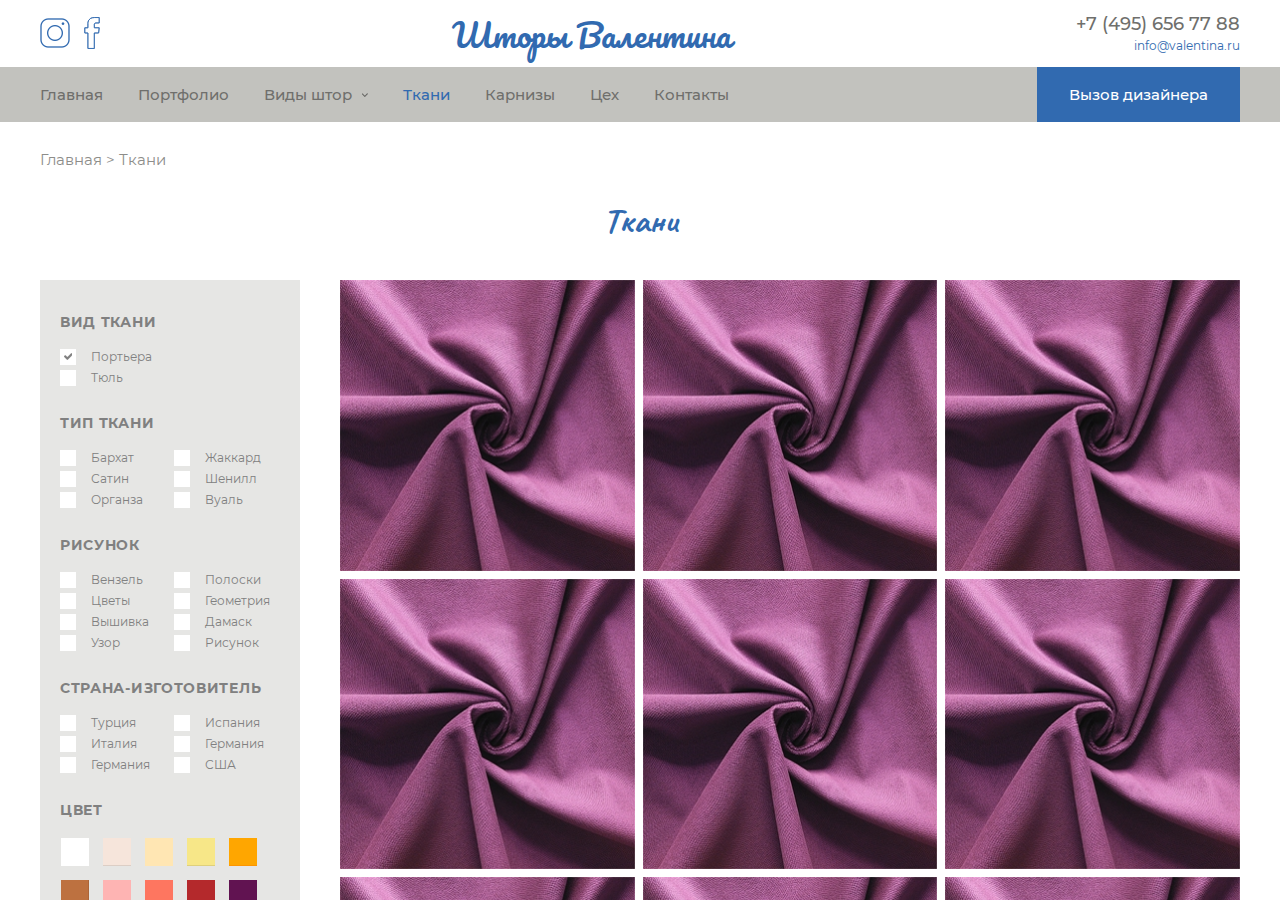
<file: drapery.html>
<!DOCTYPE html>
<html lang="ru">
<head>
	<meta charset="UTF-8">
	<meta name="viewport" content="width=device-width, initial-scale=1.0">
	<link rel="stylesheet" href="css/style.css">
	<title> Ткани</title>
</head>
<body>
	<div class="wrapper">
		<header class="header">
			<div class="header__top">
				<div class="container flex flex--center flex--between">
					<ul class="social flex flex--center">
						<li><a href="#"><img src="img/icons/instagram.png" alt=""></a></li>
						<li><a href="#"><img src="img/icons/fb.png" alt=""></a></li>
					</ul>

					<a href="index.html" class="logo">
						Шторы Валентина
					</a>

					<div class="header__contact">
						<a href="tel:+74956567788" class="phone">+7 (495) 656 77 88</a>
						<a href="mailto:info@valentina.ru" class="email-link">info@valentina.ru</a>
					</div>

					<div class="mob-btn">
						<span></span>
						<span></span>
						<span></span>
					</div>
				</div>
			</div>

			<div class="header__nav">
				<!-- На внутренних страницах  -->
				<div class="container flex flex--between">
					<nav class="nav">
						<ul class="menu flex">
							<li><a href="index.html">Главная</a></li>
							<li><a href="portfolio.html">Портфолио</a></li>
							<li class="submenu-link">
								<a href="types.html">Виды штор</a>
								<ul class="submenu">
									<li><a href="#">Прямые </a></li>
									<li><a href="#">На люверсах </a></li>
									<li><a href="#"> С ламбрекеном</a></li>
									<li><a href="#">Римские</a></li>
									<li><a href="#">Французские/ Австрийские</a></li>
									<li><a href="#">Английские</a></li>
								</ul>
							</li>
							<li><a href="drapery.html" class="active">Ткани</a></li>
							<li><a href="cornice.html">Карнизы</a></li>
							<li><a href="factory.html">Цех</a></li>
							<li><a href="contact.html">Контакты</a></li>
						</ul>

						<div class="header__contact">
							<a href="tel:+74956567788" class="phone">+7 (495) 656 77 88</a>
							<a href="mailto:info@valentina.ru" class="email-link">info@valentina.ru</a>
						</div>
					</nav>

					<a href="#" class="btn">
						Вызов  дизайнера
					</a>
				</div>
			</div>
			
		</header>
		<main class="main">
			<div class="container">
				<ul class="breadcrumbs">
					<li><a href="#">Главная</a></li>
					<li>Ткани</li>
				</ul>

				<div class="title text-center">
					Ткани
				</div>
				
				<div class="drapery flex">
					<aside class="aside">
						<div class="aside__item">
							<div class="aside__title">
								Вид ткани
							</div>

							<div class="checkbox checkbox--full">
								<input type="checkbox" id="ch1" checked>
								<label for="ch1">
									Портьера
								</label>
							</div>
							<!-- /.checkbox -->
							<div class="checkbox checkbox--full">
								<input type="checkbox" id="ch2">
								<label for="ch2">
									Тюль
								</label>
							</div>
							<!-- /.checkbox -->
						</div>

						<div class="aside__item">
							<div class="aside__title">
								Тип ткани
							</div>

							<div class="checkbox">
								<input type="checkbox" id="ch3">
								<label for="ch3">
									Бархат
								</label>
							</div>
							<!-- /.checkbox -->
							<div class="checkbox">
								<input type="checkbox" id="ch4">
								<label for="ch4">
									Жаккард
								</label>
							</div>
							<!-- /.checkbox -->
							<div class="checkbox">
								<input type="checkbox" id="ch5">
								<label for="ch5">
									Сатин
								</label>
							</div>
							<!-- /.checkbox -->
							<div class="checkbox">
								<input type="checkbox" id="ch6">
								<label for="ch6">
									Шенилл
								</label>
							</div>
							<!-- /.checkbox -->
							<div class="checkbox">
								<input type="checkbox" id="ch7">
								<label for="ch7">
									Органза
								</label>
							</div>
							<!-- /.checkbox -->
							<div class="checkbox">
								<input type="checkbox" id="ch8">
								<label for="ch8">
									Вуаль
								</label>
							</div>
							<!-- /.checkbox -->
						</div>

						<div class="aside__item">
							<div class="aside__title">
								Рисунок
							</div>

							<div class="checkbox">
								<input type="checkbox" id="ch9">
								<label for="ch9">
									Вензель
								</label>
							</div>
							<!-- /.checkbox -->
							<div class="checkbox">
								<input type="checkbox" id="ch10">
								<label for="ch10">
									Полоски
								</label>
							</div>
							<!-- /.checkbox -->
							<div class="checkbox">
								<input type="checkbox" id="ch11">
								<label for="ch11">
									Цветы
								</label>
							</div>
							<!-- /.checkbox -->
							<div class="checkbox">
								<input type="checkbox" id="ch12">
								<label for="ch12">
									Геометрия
								</label>
							</div>
							<!-- /.checkbox -->
							<div class="checkbox">
								<input type="checkbox" id="ch13">
								<label for="ch13">
									Вышивка
								</label>
							</div>
							<!-- /.checkbox -->
							<div class="checkbox">
								<input type="checkbox" id="ch14">
								<label for="ch14">
									Дамаск
								</label>
							</div>
							<!-- /.checkbox -->
							<div class="checkbox">
								<input type="checkbox" id="ch15">
								<label for="ch15">
									Узор
								</label>
							</div>
							<!-- /.checkbox -->
							<div class="checkbox">
								<input type="checkbox" id="ch16">
								<label for="ch16">
									Рисунок
								</label>
							</div>
							<!-- /.checkbox -->
						</div>

						<div class="aside__item">
							<div class="aside__title">
								Страна-изготовитель
							</div>

							<div class="checkbox">
								<input type="checkbox" id="ch17">
								<label for="ch17">
									Турция
								</label>
							</div>
							<!-- /.checkbox -->
							<div class="checkbox">
								<input type="checkbox" id="ch18">
								<label for="ch18">
									Испания
								</label>
							</div>
							<!-- /.checkbox -->
							<div class="checkbox">
								<input type="checkbox" id="ch19">
								<label for="ch19">
									Италия
								</label>
							</div>
							<!-- /.checkbox -->
							<div class="checkbox">
								<input type="checkbox" id="ch20">
								<label for="ch20">
									Германия
								</label>
							</div>
							<!-- /.checkbox -->
							<div class="checkbox">
								<input type="checkbox" id="ch21">
								<label for="ch21">
									Германия
								</label>
							</div>
							<!-- /.checkbox -->
							<div class="checkbox">
								<input type="checkbox" id="ch22">
								<label for="ch22">
									США
								</label>
							</div>
							<!-- /.checkbox -->
						</div>

						<div class="aside__item">
							<div class="aside__title">
								Цвет
							</div>

							<ul class="color-list">
								<li>
									<div class="color-checkbox">
										<input type="radio" name="color" id="color-1">
										<label for="color-1">
											<img src="img/colors/color-1.jpg" alt="">
										</label>
									</div>
								</li>
								<li>
									<div class="color-checkbox">
										<input type="radio" name="color" id="color-2">
										<label for="color-2">
											<img src="img/colors/color-2.jpg" alt="">
										</label>
									</div>
								</li>
								<li>
									<div class="color-checkbox">
										<input type="radio" name="color" id="color-3">
										<label for="color-3">
											<img src="img/colors/color-3.jpg" alt="">
										</label>
									</div>
								</li>
								<li>
									<div class="color-checkbox">
										<input type="radio" name="color" id="color-4">
										<label for="color-4">
											<img src="img/colors/color-4.jpg" alt="">
										</label>
									</div>
								</li>
								<li>
									<div class="color-checkbox">
										<input type="radio" name="color" id="color-5">
										<label for="color-5">
											<img src="img/colors/color-5.jpg" alt="">
										</label>
									</div>
								</li>
								<li>
									<div class="color-checkbox">
										<input type="radio" name="color" id="color-6">
										<label for="color-6">
											<img src="img/colors/color-6.jpg" alt="">
										</label>
									</div>
								</li>
								<li>
									<div class="color-checkbox">
										<input type="radio" name="color" id="color-7">
										<label for="color-7">
											<img src="img/colors/color-7.jpg" alt="">
										</label>
									</div>
								</li>
								<li>
									<div class="color-checkbox">
										<input type="radio" name="color" id="color-8">
										<label for="color-8">
											<img src="img/colors/color-8.jpg" alt="">
										</label>
									</div>
								</li>
								<li>
									<div class="color-checkbox">
										<input type="radio" name="color" id="color-9">
										<label for="color-9">
											<img src="img/colors/color-9.jpg" alt="">
										</label>
									</div>
								</li>
								<li>
									<div class="color-checkbox">
										<input type="radio" name="color" id="color-10">
										<label for="color-10">
											<img src="img/colors/color-10.jpg" alt="">
										</label>
									</div>
								</li>
								<li>
									<div class="color-checkbox">
										<input type="radio" name="color" id="color-11">
										<label for="color-11">
											<img src="img/colors/color-11.jpg" alt="">
										</label>
									</div>
								</li>
								<li>
									<div class="color-checkbox">
										<input type="radio" name="color" id="color-12">
										<label for="color-12">
											<img src="img/colors/color-12.jpg" alt="">
										</label>
									</div>
								</li>
								<li>
									<div class="color-checkbox">
										<input type="radio" name="color" id="color-13">
										<label for="color-13">
											<img src="img/colors/color-13.jpg" alt="">
										</label>
									</div>
								</li>
								<li>
									<div class="color-checkbox">
										<input type="radio" name="color" id="color-14">
										<label for="color-14">
											<img src="img/colors/color-14.jpg" alt="">
										</label>
									</div>
								</li>
								<li>
									<div class="color-checkbox">
										<input type="radio" name="color" id="color-15">
										<label for="color-15">
											<img src="img/colors/color-15.jpg" alt="">
										</label>
									</div>
								</li>
							</ul>
						</div>
					</aside>
					<div class="content">
						<ul class="gallery gallery-col-3">
							<li>
								<a href="cloth.html">
									<img src="img/drappery.jpg" alt="">
								</a>
							</li>
							<li>
								<a href="cloth.html">
									<img src="img/drappery.jpg" alt="">
								</a>
							</li>
							<li>
								<a href="cloth.html">
									<img src="img/drappery.jpg" alt="">
								</a>
							</li>
							<li>
								<a href="cloth.html">
									<img src="img/drappery.jpg" alt="">
								</a>
							</li>
							<li>
								<a href="cloth.html">
									<img src="img/drappery.jpg" alt="">
								</a>
							</li>
							<li>
								<a href="cloth.html">
									<img src="img/drappery.jpg" alt="">
								</a>
							</li>
							<li>
								<a href="cloth.html">
									<img src="img/drappery.jpg" alt="">
								</a>
							</li>
							<li>
								<a href="cloth.html">
									<img src="img/drappery.jpg" alt="">
								</a>
							</li>
							<li>
								<a href="cloth.html">
									<img src="img/drappery.jpg" alt="">
								</a>
							</li>

						</ul>
					</div>
				</div>

			</div>
		</main>
		<footer class="footer">
			<div class="footer__nav">
				<div class="container flex flex--center flex--between">
					<ul class="social flex flex--center">
						<li><a href="#"><img src="img/icons/instagram_white.png" alt=""></a></li>
						<li><a href="#"><img src="img/icons/fb_white.png" alt=""></a></li>
					</ul>

					<ul class="menu flex">
						<li><a href="#" class="active">Главная</a></li>
						<li><a href="#">Портфолио</a></li>
						<li>
							<a href="#">Виды штор</a>
						</li>
						<li><a href="#">Ткани</a></li>
						<li><a href="#">Карнизы</a></li>
						<li><a href="#">Цех</a></li>
						<li><a href="#">Контакты</a></li>
					</ul>

					<div class="header__contact">
						<a href="tel:+74956567788" class="phone">+7 (495) 656 77 88</a>
						<a href="mailto:info@valentina.ru" class="email-link">info@valentina.ru</a>
					</div>
				</div>
			</div>

			<div class="copyright">
				© 2019 Салон домашнего текстиля Валентина 
			</div>
		</footer>

		<div id="overlay"></div>
		<div class="popup">
			<div class="close"></div>
			<div class="form">
				<form action="#">
					<div class="input-wrapper">
						<input type="text" class="input" placeholder="имя*" required>
					</div>

					<div class="input-wrapper">
						<input type="text" class="input" placeholder="телефон*" required>
					</div>
					<div class="input-wrapper">
						<input type="text" class="input" placeholder="email">
					</div>

					<div class="input-wrapper">
						<textarea name="" placeholder="сообщение" class="input"></textarea>
					</div>

					<div class="form-row">
						<input type="submit" class="btn" value="отправить">
					</div>
				</form>
			</div>
		</div>
	</div><!-- end wrapper -->

<script src="https://code.jquery.com/jquery-3.3.1.min.js"></script>
<script src="js/slick.min.js"></script>
<script src="js/common.js"></script>
</body>
</html>
</file>
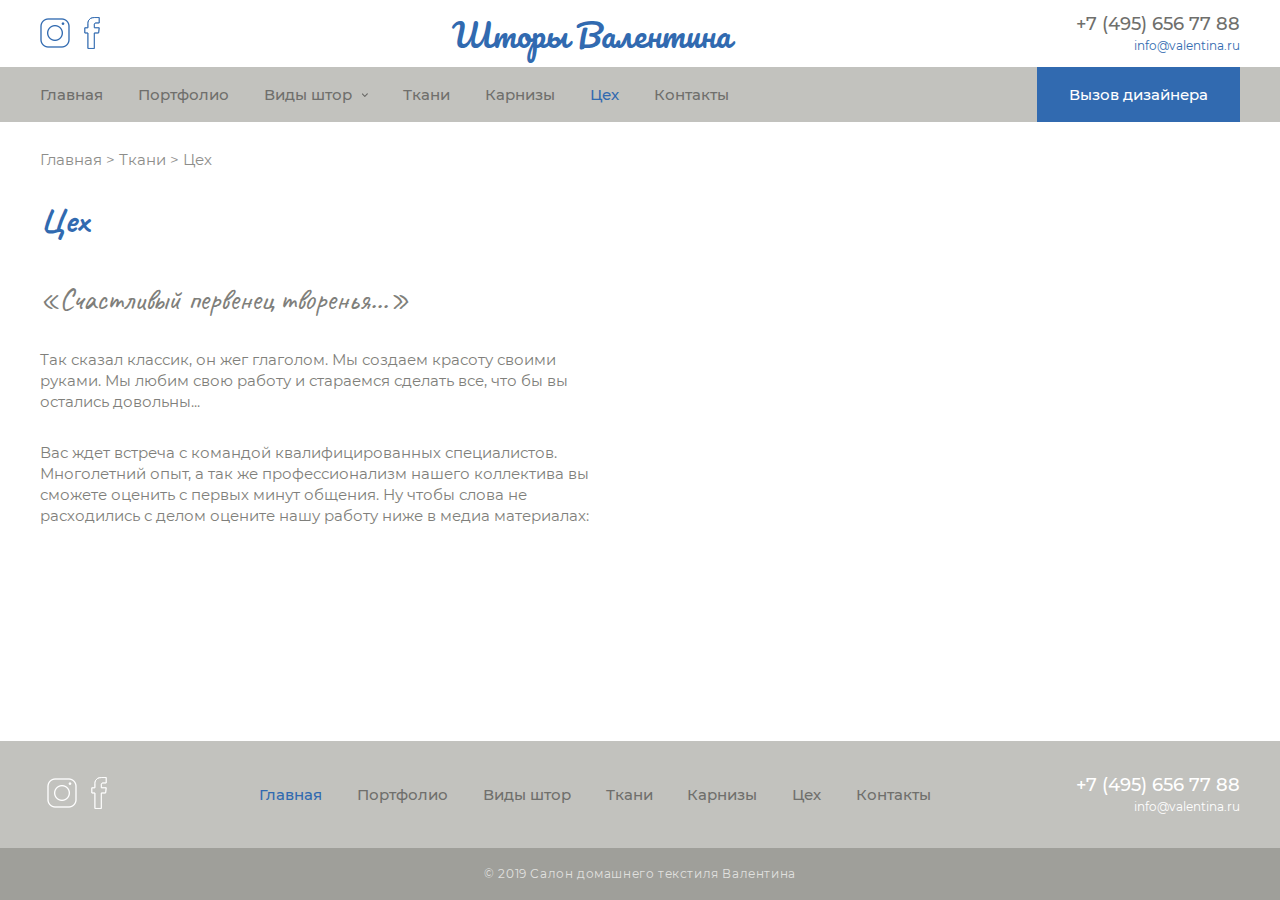
<file: factory.html>
<!DOCTYPE html>
<html lang="ru">
<head>
	<meta charset="UTF-8">
	<meta name="viewport" content="width=device-width, initial-scale=1.0">
	<link rel="stylesheet" href="css/style.css">
	<title>Цех</title>
</head>
<body>
	<div class="wrapper">
		<header class="header">
			<div class="header__top">
				<div class="container flex flex--center flex--between">
					<ul class="social flex flex--center">
						<li><a href="#"><img src="img/icons/instagram.png" alt=""></a></li>
						<li><a href="#"><img src="img/icons/fb.png" alt=""></a></li>
					</ul>

					<a href="index.html" class="logo">
						Шторы Валентина
					</a>

					<div class="header__contact">
						<a href="tel:+74956567788" class="phone">+7 (495) 656 77 88</a>
						<a href="mailto:info@valentina.ru" class="email-link">info@valentina.ru</a>
					</div>

					<div class="mob-btn">
						<span></span>
						<span></span>
						<span></span>
					</div>
				</div>
			</div>

			<div class="header__nav">
				<!-- На внутренних страницах  -->
				<div class="container flex flex--between">
					<nav class="nav">
						<ul class="menu flex">
							<li><a href="index.html">Главная</a></li>
							<li><a href="portfolio.html">Портфолио</a></li>
							<li class="submenu-link">
								<a href="types.html">Виды штор</a>
								<ul class="submenu">
									<li><a href="#">Прямые </a></li>
									<li><a href="#">На люверсах </a></li>
									<li><a href="#"> С ламбрекеном</a></li>
									<li><a href="#">Римские</a></li>
									<li><a href="#">Французские/ Австрийские</a></li>
									<li><a href="#">Английские</a></li>
								</ul>
							</li>
							<li><a href="drapery.html">Ткани</a></li>
							<li><a href="cornice.html">Карнизы</a></li>
							<li><a href="factory.html" class="active">Цех</a></li>
							<li><a href="contact.html">Контакты</a></li>
						</ul>

						<div class="header__contact">
							<a href="tel:+74956567788" class="phone">+7 (495) 656 77 88</a>
							<a href="mailto:info@valentina.ru" class="email-link">info@valentina.ru</a>
						</div>
					</nav>

					<a href="#" class="btn">
						Вызов  дизайнера
					</a>
				</div>
			</div>
			
		</header>
		<main class="main">
			<div class="container">
				<ul class="breadcrumbs">
					<li><a href="#">Главная</a></li>
					<li><a href="#">Ткани</a></li>
					<li>Цех</li>
				</ul>

				
				<div class="content factory flex flex--between">
					<div class="factory__text">
						<div class="title">
							Цех
						</div>
						<div class="factory__text__title">
							«Счастливый первенец творенья...»
						</div>
						<p>
							Так сказал классик, он жег глаголом. Мы создаем красоту своими руками. Мы любим свою работу и стараемся сделать все, что бы вы остались довольны...
						</p>
						<p>
							Вас ждет встреча с командой квалифицированных специалистов. Многолетний опыт, а так же профессионализм нашего коллектива вы сможете оценить с первых минут общения. Ну чтобы слова не расходились с делом оцените нашу работу ниже в медиа материалах:
						</p>
					</div>

					<div class="factory__video">
						<div class="video">
							<iframe width="560" height="315" src="https://www.youtube.com/embed/gRcUCRGegZ0" frameborder="0" allow="accelerometer; autoplay; encrypted-media; gyroscope; picture-in-picture" allowfullscreen></iframe>
						</div>
					</div>
				</div>

			</div>
		</main>
		<footer class="footer">
			<div class="footer__nav">
				<div class="container flex flex--center flex--between">
					<ul class="social flex flex--center">
						<li><a href="#"><img src="img/icons/instagram_white.png" alt=""></a></li>
						<li><a href="#"><img src="img/icons/fb_white.png" alt=""></a></li>
					</ul>

					<ul class="menu flex">
						<li><a href="#" class="active">Главная</a></li>
						<li><a href="#">Портфолио</a></li>
						<li>
							<a href="#">Виды штор</a>
						</li>
						<li><a href="#">Ткани</a></li>
						<li><a href="#">Карнизы</a></li>
						<li><a href="#">Цех</a></li>
						<li><a href="#">Контакты</a></li>
					</ul>

					<div class="header__contact">
						<a href="tel:+74956567788" class="phone">+7 (495) 656 77 88</a>
						<a href="mailto:info@valentina.ru" class="email-link">info@valentina.ru</a>
					</div>
				</div>
			</div>

			<div class="copyright">
				© 2019 Салон домашнего текстиля Валентина 
			</div>
		</footer>

		<div id="overlay"></div>
		<div class="popup">
			<div class="close"></div>
			<div class="form">
				<form action="#">
					<div class="input-wrapper">
						<input type="text" class="input" placeholder="имя">
					</div>
					<div class="input-wrapper">
						<input type="text" class="input" placeholder="email">
					</div>

					<div class="input-wrapper">
						<textarea name="" placeholder="сообщение" class="input"></textarea>
					</div>

					<div class="form-row">
						<input type="submit" class="btn" value="отправить">
					</div>
				</form>
			</div>
		</div>
	</div><!-- end wrapper -->

<script src="https://code.jquery.com/jquery-3.3.1.min.js"></script>
<script src="js/slick.min.js"></script>
<script src="js/common.js"></script>
</body>
</html>
</file>
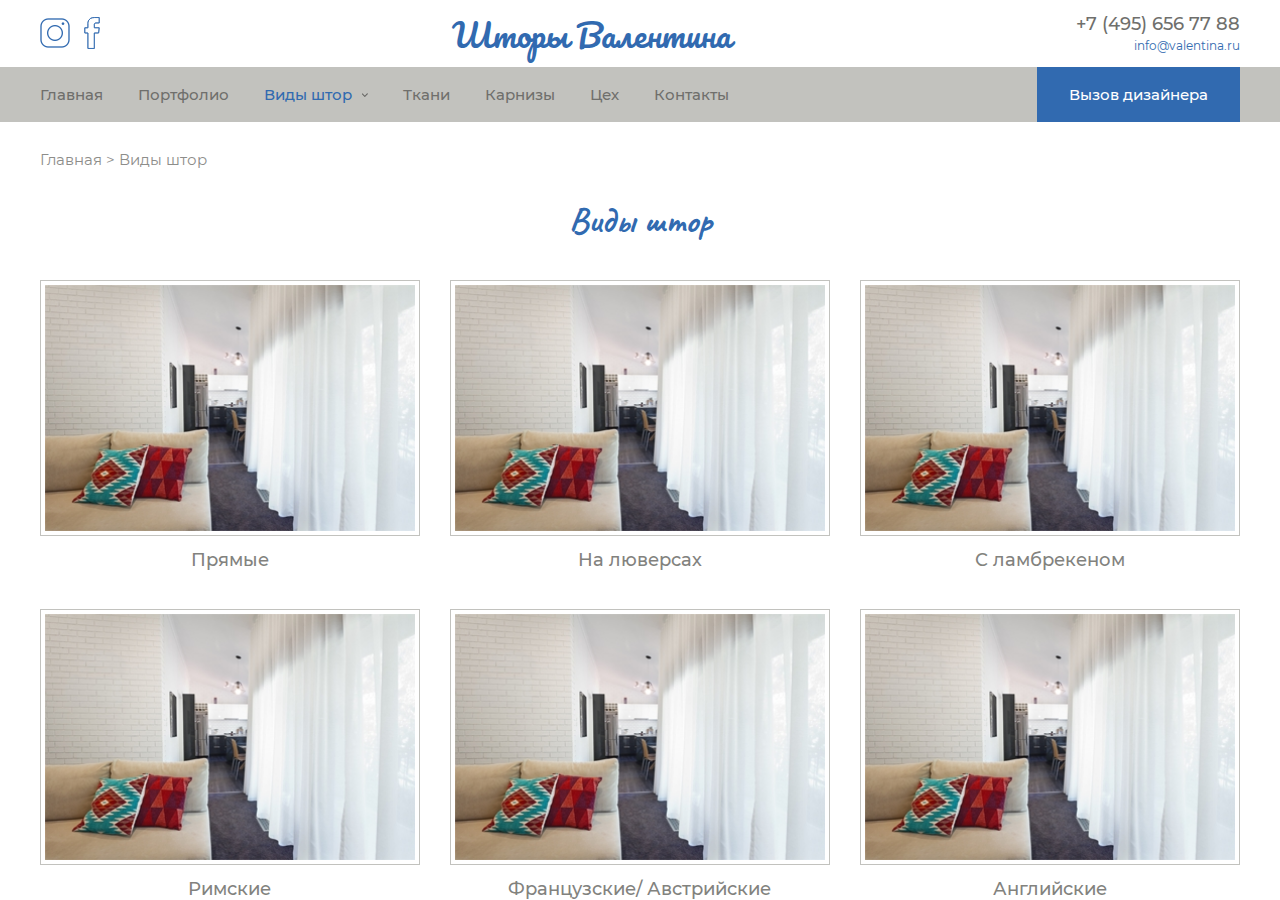
<file: types.html>
<!DOCTYPE html>
<html lang="ru">
<head>
	<meta charset="UTF-8">
	<meta name="viewport" content="width=device-width, initial-scale=1.0">
	<link rel="stylesheet" href="css/style.css">
	<title>Виды штор</title>
</head>
<body>
	<div class="wrapper">
		<header class="header">
			<div class="header__top">
				<div class="container flex flex--center flex--between">
					<ul class="social flex flex--center">
						<li><a href="#"><img src="img/icons/instagram.png" alt=""></a></li>
						<li><a href="#"><img src="img/icons/fb.png" alt=""></a></li>
					</ul>

					<a href="index.html" class="logo">
						Шторы Валентина
					</a>

					<div class="header__contact">
						<a href="tel:+74956567788" class="phone">+7 (495) 656 77 88</a>
						<a href="mailto:info@valentina.ru" class="email-link">info@valentina.ru</a>
					</div>

					<div class="mob-btn">
						<span></span>
						<span></span>
						<span></span>
					</div>
				</div>
			</div>

			<div class="header__nav">
				<!-- На внутренних страницах  -->
				<div class="container flex flex--between">
					<nav class="nav">
						<ul class="menu flex">
							<li><a href="index.html">Главная</a></li>
							<li><a href="portfolio.html">Портфолио</a></li>
							<li class="submenu-link">
								<a href="types.html" class="active">Виды штор</a>
								<ul class="submenu">
									<li><a href="#">Прямые </a></li>
									<li><a href="#">На люверсах </a></li>
									<li><a href="#"> С ламбрекеном</a></li>
									<li><a href="#">Римские</a></li>
									<li><a href="#">Французские/ Австрийские</a></li>
									<li><a href="#">Английские</a></li>
								</ul>
							</li>
							<li><a href="drapery.html">Ткани</a></li>
							<li><a href="cornice.html">Карнизы</a></li>
							<li><a href="factory.html">Цех</a></li>
							<li><a href="contact.html">Контакты</a></li>
						</ul>

						<div class="header__contact">
							<a href="tel:+74956567788" class="phone">+7 (495) 656 77 88</a>
							<a href="mailto:info@valentina.ru" class="email-link">info@valentina.ru</a>
						</div>
					</nav>

					<a href="#" class="btn">
						Вызов  дизайнера
					</a>
				</div>
			</div>
			
		</header>
		<main class="main">
			<div class="container">
				<ul class="breadcrumbs">
					<li><a href="#">Главная</a></li>
					<li>Виды штор</li>
				</ul>

				<div class="title text-center">
					Виды штор
				</div>
				
				<div class="content">
					<ul class="type-list flex flex--wrap">
						<li>
							<a href="curtain.html" class="type-list__item">
								<div class="img">
									<img src="img/type.jpg" alt="">
								</div>
								<div class="name">
									Прямые 
								</div>
							</a>
						</li>
						<li>
							<a href="curtain.html" class="type-list__item">
								<div class="img">
									<img src="img/type.jpg" alt="">
								</div>
								<div class="name">
									На люверсах  
								</div>
							</a>
						</li>
						<li>
							<a href="curtain.html" class="type-list__item">
								<div class="img">
									<img src="img/type.jpg" alt="">
								</div>
								<div class="name">
									 С ламбрекеном 
								</div>
							</a>
						</li>
						<li>
							<a href="curtain.html" class="type-list__item">
								<div class="img">
									<img src="img/type.jpg" alt="">
								</div>
								<div class="name">
									Римские 
								</div>
							</a>
						</li>
						<li>
							<a href="curtain.html" class="type-list__item">
								<div class="img">
									<img src="img/type.jpg" alt="">
								</div>
								<div class="name">
									Французские/ Австрийские 
								</div>
							</a>
						</li>
						<li>
							<a href="curtain.html" class="type-list__item">
								<div class="img">
									<img src="img/type.jpg" alt="">
								</div>
								<div class="name">
									Английские 
								</div>
							</a>
						</li>
					</ul>
				</div>

			</div>
		</main>
		<footer class="footer">
			<div class="footer__nav">
				<div class="container flex flex--center flex--between">
					<ul class="social flex flex--center">
						<li><a href="#"><img src="img/icons/instagram_white.png" alt=""></a></li>
						<li><a href="#"><img src="img/icons/fb_white.png" alt=""></a></li>
					</ul>

					<ul class="menu flex">
						<li><a href="#" class="active">Главная</a></li>
						<li><a href="#">Портфолио</a></li>
						<li>
							<a href="#">Виды штор</a>
						</li>
						<li><a href="#">Ткани</a></li>
						<li><a href="#">Карнизы</a></li>
						<li><a href="#">Цех</a></li>
						<li><a href="#">Контакты</a></li>
					</ul>

					<div class="header__contact">
						<a href="tel:+74956567788" class="phone">+7 (495) 656 77 88</a>
						<a href="mailto:info@valentina.ru" class="email-link">info@valentina.ru</a>
					</div>
				</div>
			</div>

			<div class="copyright">
				© 2019 Салон домашнего текстиля Валентина 
			</div>
		</footer>

		<div id="overlay"></div>
		<div class="popup">
			<div class="close"></div>
			<div class="form">
				<form action="#">
					<div class="input-wrapper">
						<input type="text" class="input" placeholder="имя*" required>
					</div>

					<div class="input-wrapper">
						<input type="text" class="input" placeholder="телефон*" required>
					</div>
					<div class="input-wrapper">
						<input type="text" class="input" placeholder="email">
					</div>

					<div class="input-wrapper">
						<textarea name="" placeholder="сообщение" class="input"></textarea>
					</div>

					<div class="form-row">
						<input type="submit" class="btn" value="отправить">
					</div>
				</form>
			</div>
		</div>
	</div><!-- end wrapper -->

<script src="https://code.jquery.com/jquery-3.3.1.min.js"></script>
<script src="js/slick.min.js"></script>
<script src="js/common.js"></script>
</body>
</html>
</file>
<file: css/style.css>
@charset "UTF-8";
html, body, div, span, applet, object, iframe,
h1, h2, h3, h4, h5, h6, p, blockquote, pre,
a, abbr, acronym, address, big, cite, code,
del, dfn, em, img, ins, kbd, q, s, samp,
small, strike, strong, sub, sup, tt, var,
b, u, i, center,
dl, dt, dd, ol, ul, li,
fieldset, form, label, legend,
table, caption, tbody, tfoot, thead, tr, th, td,
article, aside, canvas, details, embed,
figure, figcaption, footer, header, hgroup,
menu, nav, output, ruby, section, summary,
time, mark, audio, video {
  margin: 0;
  padding: 0;
  border: 0;
  font-size: 100%;
  font: inherit;
  vertical-align: baseline; }

/* HTML5 display-role reset for older browsers */
article, aside, details, figcaption, figure,
footer, header, hgroup, menu, nav, section {
  display: block; }

body {
  line-height: 1; }

ol, ul, li {
  list-style: none; }

blockquote, q {
  quotes: none; }

blockquote:before, blockquote:after,
q:before, q:after {
  content: '';
  content: none; }

table {
  border-collapse: collapse;
  border-spacing: 0; }

a,
a:hover {
  text-decoration: none; }

* {
  box-sizing: border-box;
  -webkit-box-sizing: border-box;
  -moz-box-sizing: border-box; }

a {
  -webkit-tap-highlight-color: rgba(0, 0, 0, 0);
  -webkit-tap-highlight-color: transparent;
  outline: none !important; }

body {
  -webkit-text-size-adjust: none;
  -webkit-overflow-scrolling: touch;
  -webkit-font-smoothing: antialiased; }

button,
input[type=cancel],
input[type=reset],
input[type=submit]:hover {
  cursor: pointer; }

input[type=file],
input[type=password],
input[type=submit],
input[type=text],
input[type=email],
input[type=search],
textarea,
select {
  outline: none;
  -webkit-appearance: none;
  -moz-appearance: none;
  appearance: none;
  overflow: auto; }

select::ms-expand {
  display: none; }

input::-ms-clear {
  display: none; }

/**************
END RESETT CSS
****************/
@font-face {
  font-family: "Pacifico";
  src: url("../font/Pacifico-Regular/Pacifico-Regular.woff") format("woff");
  font-style: normal;
  font-weight: 400; }
@font-face {
  font-family: "Caveat";
  src: url("../font/Caveat/Caveat-Bold.woff") format("woff");
  font-style: normal;
  font-weight: 700; }
@font-face {
  font-family: "Caveat";
  src: url("../font/Caveat/Caveat-Regular.woff") format("woff");
  font-style: normal;
  font-weight: 400; }
@font-face {
  font-family: "Montserrat";
  src: url("../font/Montserrat/Montserrat-Black.woff") format("woff");
  font-style: normal;
  font-weight: 900; }
@font-face {
  font-family: "Montserrat";
  src: url("../font/Montserrat/Montserrat-Bold.woff") format("woff");
  font-style: normal;
  font-weight: 700; }
@font-face {
  font-family: "Montserrat";
  src: url("../font/Montserrat/Montserrat-Medium.woff") format("woff");
  font-style: normal;
  font-weight: 500; }
@font-face {
  font-family: "Montserrat";
  src: url("../font/Montserrat/Montserrat-Regular.woff") format("woff");
  font-style: normal;
  font-weight: 400; }
@font-face {
  font-family: "Montserrat";
  src: url("../font/Montserrat/Montserrat-Light.woff") format("woff");
  font-style: normal;
  font-weight: 300; }
:root {
  --montserrat: "Montserrat", sans-serif;
  --caveat: "Caveat", sans-serif;
  --pacifico: "Pacifico", sans-serif;
  --blue: #316ab0;
  --grey: #c2c2be;
  --dark-grey: #9f9f9a;
  --grey-text: #6f6f6c; }

html, body {
  min-height: 100%;
  height: 100%; }

html {
  font-size: 15px; }

body {
  font-family: var(--montserrat);
  font-weight: 400;
  background-color: #fff;
  color: var(--grey-text); }

img {
  max-width: 100%; }

a {
  color: var(--grey-text);
  -webkit-transition: all .2s;
  transition: all .2s; }

.wrapper {
  height: 100%;
  display: -webkit-box;
  display: -ms-flexbox;
  display: flex;
  -webkit-box-orient: vertical;
  -webkit-box-direction: normal;
      -ms-flex-direction: column;
          flex-direction: column;
  max-width: 1920px;
  margin: 0 auto;
  overflow-x: hidden; }

.container {
  width: 100%;
  max-width: 1240px;
  padding: 0 20px;
  margin: 0 auto; }
  .container--fluid {
    max-width: none;
    padding: 0; }

.main {
  -webkit-box-flex: 1;
      -ms-flex: 1 0 auto;
          flex: 1 0 auto; }

.footer {
  -webkit-box-flex: 0;
      -ms-flex: 0 0 auto;
          flex: 0 0 auto; }

.flex {
  display: -moz-flex;
  display: -ms-flex;
  display: -o-flex;
  display: -webkit-box;
  display: -ms-flexbox;
  display: flex; }
  .flex--wrap {
    -ms-flex-wrap: wrap;
    -o-flex-wrap: wrap;
    flex-wrap: wrap; }
  .flex--center {
    -webkit-box-align: center;
    -ms-flex-align: center;
    align-items: center; }
  .flex--between {
    -webkit-box-pack: justify;
    -ms-flex-pack: justify;
    justify-content: space-between; }

.justify-center {
  -webkit-box-pack: center;
      -ms-flex-pack: center;
          justify-content: center; }

.white {
  color: #fff; }

.blue {
  color: var(--blue); }

.text-center {
  text-align: center; }

.title {
  font-family: var(--caveat);
  color: var(--blue);
  font-size: 36px;
  font-weight: 700;
  line-height: 1.3;
  margin-bottom: 1em; }
  .title.white {
    color: #fff; }
  .title--lt {
    font-size: 30px; }

p {
  line-height: 1.3; }
  p:not(:last-child) {
    margin-bottom: 20px; }

.breadcrumbs {
  display: -webkit-box;
  display: -ms-flexbox;
  display: flex;
  -ms-flex-wrap: wrap;
      flex-wrap: wrap;
  -webkit-box-align: center;
      -ms-flex-align: center;
          align-items: center;
  padding: 30px 0; }
  .breadcrumbs li {
    color: #8d8d8a; }
    .breadcrumbs li:not(:last-child) {
      display: -webkit-box;
      display: -ms-flexbox;
      display: flex;
      -webkit-box-align: center;
          -ms-flex-align: center;
              align-items: center;
      margin-right: 4px; }
      .breadcrumbs li:not(:last-child)::after {
        content: '>';
        margin-left: 4px; }
    .breadcrumbs li a {
      color: #8d8d8a; }
      .breadcrumbs li a:hover {
        color: var(--blue); }

.gallery {
  display: -webkit-box;
  display: -ms-flexbox;
  display: flex;
  -ms-flex-wrap: wrap;
      flex-wrap: wrap;
  margin: 0 -4px; }
  .gallery li {
    padding: 0 4px;
    margin-bottom: 8px; }
    .gallery li a {
      display: block;
      line-height: 0; }
      .gallery li a:hover {
        opacity: .8; }
      .gallery li a img {
        width: 100%; }

.gallery-col-3 li {
  width: 33.333%; }

.gallery-col-4 li {
  width: 25%; }

.tab-list {
  display: -webkit-box;
  display: -ms-flexbox;
  display: flex;
  -ms-flex-wrap: wrap;
      flex-wrap: wrap;
  -webkit-box-pack: center;
      -ms-flex-pack: center;
          justify-content: center;
  margin-bottom: 30px; }
  .tab-list li {
    margin-right: 3px;
    margin-bottom: 3px; }
    .tab-list li a {
      display: block;
      background-color: #e6e6e4;
      color: #6c6c6c;
      font-size: 13px;
      font-weight: 500;
      white-space: nowrap;
      text-align: center;
      padding: 7px 10px;
      min-width: 75px; }
      .tab-list li a:hover, .tab-list li a.active {
        background-color: var(--blue);
        color: #fff; }

/* Firefox 19+ */
/* Firefox 18- */
/* хром, сафари */
.element::-webkit-scrollbar {
  width: 0; }

/* ie 10+ */
.element {
  -ms-overflow-style: none; }

/* фф (свойство больше не работает, других способов тоже нет)*/
.element {
  overflow: -moz-scrollbars-none; }

/* Slider */
.slick-slider {
  position: relative;
  display: block;
  -webkit-box-sizing: border-box;
          box-sizing: border-box;
  -webkit-touch-callout: none;
  -webkit-user-select: none;
  -moz-user-select: none;
  -ms-user-select: none;
  user-select: none;
  -ms-touch-action: pan-y;
  touch-action: pan-y;
  -webkit-tap-highlight-color: transparent; }

.slick-list {
  position: relative;
  overflow: hidden;
  display: block;
  margin: 0;
  padding: 0; }
  .slick-list:focus {
    outline: none; }
  .slick-list.dragging {
    cursor: pointer;
    cursor: hand; }

.slick-slider .slick-track,
.slick-slider .slick-list {
  -webkit-transform: translate3d(0, 0, 0);
  transform: translate3d(0, 0, 0); }

.slick-track {
  position: relative;
  left: 0;
  top: 0;
  display: block;
  margin-left: auto;
  margin-right: auto; }
  .slick-track:before, .slick-track:after {
    content: "";
    display: table; }
  .slick-track:after {
    clear: both; }
  .slick-loading .slick-track {
    visibility: hidden; }

.slick-slide {
  float: left;
  height: 100%;
  min-height: 1px;
  outline: none;
  display: none; }
  [dir="rtl"] .slick-slide {
    float: right; }
  .slick-slide img {
    display: block; }
  .slick-slide.slick-loading img {
    display: none; }
  .slick-slide.dragging img {
    pointer-events: none; }
  .slick-initialized .slick-slide {
    display: block; }
  .slick-loading .slick-slide {
    visibility: hidden; }
  .slick-vertical .slick-slide {
    display: block;
    height: auto;
    border: 1px solid transparent; }

.slick-arrow.slick-hidden {
  display: none; }

/* Slider */
.slick-loading .slick-list {
  background: #fff slick-image-url("../img/icons/ajax-loader.gif") center center no-repeat; }

/* Arrows */
.slick-prev,
.slick-next {
  position: absolute;
  display: block;
  height: 20px;
  width: 20px;
  line-height: 0px;
  font-size: 0px;
  cursor: pointer;
  background: transparent;
  color: transparent;
  top: 50%;
  -webkit-transform: translate(0, -50%);
  transform: translate(0, -50%);
  padding: 0;
  border: none;
  outline: none; }
  .slick-prev:hover, .slick-prev:focus,
  .slick-next:hover,
  .slick-next:focus {
    outline: none;
    background: transparent;
    color: transparent; }
    .slick-prev:hover:before, .slick-prev:focus:before,
    .slick-next:hover:before,
    .slick-next:focus:before {
      opacity: 1; }
  .slick-prev.slick-disabled:before,
  .slick-next.slick-disabled:before {
    opacity: 0.25; }
  .slick-prev:before,
  .slick-next:before {
    font-family: "slick";
    font-size: 20px;
    line-height: 1;
    color: white;
    opacity: 0.75;
    -webkit-font-smoothing: antialiased;
    -moz-osx-font-smoothing: grayscale; }

.slick-prev {
  left: -25px; }
  [dir="rtl"] .slick-prev {
    left: auto;
    right: -25px; }
  .slick-prev:before {
    content: "←"; }
    [dir="rtl"] .slick-prev:before {
      content: "→"; }

.slick-next {
  right: -25px; }
  [dir="rtl"] .slick-next {
    left: -25px;
    right: auto; }
  .slick-next:before {
    content: "→"; }
    [dir="rtl"] .slick-next:before {
      content: "←"; }

/* Dots */
.slick-dotted.slick-slider {
  margin-bottom: 30px; }

.slick-dots {
  position: absolute;
  bottom: -25px;
  list-style: none;
  display: block;
  text-align: center;
  padding: 0;
  margin: 0;
  width: 100%; }
  .slick-dots li {
    position: relative;
    display: inline-block;
    height: 20px;
    width: 20px;
    margin: 0 5px;
    padding: 0;
    cursor: pointer; }
    .slick-dots li button {
      border: 0;
      background: transparent;
      display: block;
      height: 20px;
      width: 20px;
      outline: none;
      line-height: 0px;
      font-size: 0px;
      color: transparent;
      padding: 5px;
      cursor: pointer; }
      .slick-dots li button:hover, .slick-dots li button:focus {
        outline: none; }
        .slick-dots li button:hover:before, .slick-dots li button:focus:before {
          opacity: 1; }
      .slick-dots li button:before {
        position: absolute;
        top: 0;
        left: 0;
        content: "•";
        width: 20px;
        height: 20px;
        font-family: "slick";
        font-size: 6px;
        line-height: 20px;
        text-align: center;
        color: black;
        opacity: 0.25;
        -webkit-font-smoothing: antialiased;
        -moz-osx-font-smoothing: grayscale; }
    .slick-dots li.slick-active button:before {
      color: black;
      opacity: 0.75; }

/*Header*/
.header .social {
  margin-left: -7px; }

.header__top {
  padding: 1em 0; }

.logo {
  font-family: var(--pacifico);
  color: var(--blue);
  font-size: 2.133em; }

.social li {
  padding: 0 7px; }
  .social li a img {
    -webkit-transition: all .1s;
    transition: all .1s; }
  .social li a:hover img {
    -webkit-filter: drop-shadow(2px 2px 0 rgba(49, 106, 176, 0.5));
            filter: drop-shadow(2px 2px 0 rgba(49, 106, 176, 0.5)); }

.header__contact {
  text-align: right; }
  .header__contact a {
    display: block; }
  .header__contact .phone {
    margin-bottom: .4em; }

.phone {
  font-size: 1.2rem;
  font-weight: 500; }

.email-link {
  color: var(--blue);
  font-size: .8rem; }
  .email-link:hover {
    color: var(--grey-text); }

.header__nav {
  background-color: var(--grey); }
  .header__nav .header__contact {
    display: none; }
  .header__nav .btn {
    background-color: var(--blue);
    color: #fff;
    display: -webkit-box;
    display: -ms-flexbox;
    display: flex;
    -webkit-box-align: center;
        -ms-flex-align: center;
            align-items: center;
    padding: 10px 30px;
    font-weight: 500;
    border: 2px solid var(--blue); }
    .header__nav .btn:hover {
      background-color: #fff;
      color: var(--blue); }

.menu > li {
  position: relative;
  padding: 1.33em 0;
  font-weight: 500; }
  .menu > li:not(:last-child) {
    margin-right: 2.333em; }
  .menu > li a:hover, .menu > li a.active {
    color: var(--blue); }

.submenu-link > a {
  display: -webkit-box;
  display: -ms-flexbox;
  display: flex;
  -webkit-box-align: center;
      -ms-flex-align: center;
          align-items: center; }
  .submenu-link > a::after {
    content: '';
    -webkit-box-flex: 0;
        -ms-flex: none;
            flex: none;
    width: 6px;
    height: 4px;
    background: transparent url("../img/icons/arrow_down.png") left top no-repeat;
    background-size: contain;
    margin-left: 10px; }

@media (min-width: 1200px) {
  .submenu-link:hover > a {
    color: var(--blue); }
    .submenu-link:hover > a::after {
      -webkit-transform: rotate(180deg);
              transform: rotate(180deg); }
  .submenu-link:hover .submenu {
    opacity: 1;
    visibility: visible; } }
.submenu {
  position: absolute;
  top: 100%;
  left: 0;
  width: 180px;
  background-color: #fff;
  -webkit-box-shadow: 0 5px 10px rgba(194, 194, 190, 0.3);
          box-shadow: 0 5px 10px rgba(194, 194, 190, 0.3);
  opacity: 0;
  visibility: hidden;
  -webkit-transition: opacity .3s;
  transition: opacity .3s;
  z-index: 5; }
  .submenu li a {
    display: block;
    font-size: .9em;
    padding: 7px 10px;
    border-top: 1px solid #fff; }
    .submenu li a:hover, .submenu li a.active {
      background-color: var(--grey);
      color: #fff; }

.mob-btn {
  width: 35px;
  display: none; }
  .mob-btn.active span {
    background-color: var(--grey); }
  .mob-btn span {
    display: block;
    height: 5px;
    background-color: var(--blue); }
    .mob-btn span:not(:last-child) {
      margin-bottom: 4px; }

/*slider*/
.slider-container img {
  width: 100%; }
.slider-container .slick-arrow {
  position: absolute;
  top: 50%;
  -webkit-transform: translateY(-50%);
          transform: translateY(-50%);
  width: 26px;
  height: 26px;
  z-index: 2; }
  .slider-container .slick-arrow::before {
    display: none; }
.slider-container .slick-prev {
  left: 25px;
  background: transparent url("../img/icons/arrow_left.png") left top no-repeat;
  background-size: contain; }
.slider-container .slick-next {
  right: 25px;
  background: transparent url("../img/icons/arrow_right.png") left top no-repeat;
  background-size: contain; }

.main-slider__item {
  text-align: center;
  position: relative; }
  .main-slider__item .btn {
    font-size: 18px;
    display: inline-block;
    padding: 1em 1.666em;
    background-color: var(--blue);
    color: #fff;
    letter-spacing: 0.9px;
    font-weight: 500;
    border: 2px solid var(--blue);
    position: absolute;
    bottom: 10%;
    left: 50%;
    -webkit-transform: translateX(-50%);
            transform: translateX(-50%); }
    .main-slider__item .btn:hover {
      background-color: #fff;
      color: var(--blue); }

.slider-preview img {
  max-height: 330px;
  -o-object-fit: cover;
     object-fit: cover; }
.slider-preview .slick-center img {
  -webkit-filter: blur(2px);
          filter: blur(2px); }

/*features*/
.features {
  background: #406da5 url("../img/bg/bg-1.png") left top no-repeat;
  background-size: cover;
  padding: 50px 0 10px;
  color: #fff; }

.features__list {
  -webkit-box-pack: justify;
      -ms-flex-pack: justify;
          justify-content: space-between;
  max-width: 1000px;
  margin: 0 auto; }
  .features__list li {
    width: 30%;
    margin-bottom: 50px; }

.feature__item {
  display: -webkit-box;
  display: -ms-flexbox;
  display: flex;
  -webkit-box-align: center;
      -ms-flex-align: center;
          align-items: center;
  padding: 0 10px; }
  .feature__item .text {
    margin-left: 2em;
    line-height: 1.3; }

/*description*/
.description-block {
  padding: 0 10px;
  width: 100%;
  max-width: 1050px;
  margin: 0 auto;
  padding: 75px 0; }

.description__content {
  background-color: var(--dark-grey);
  color: #fff;
  position: relative; }
  .description__content .image {
    width: 364px;
    position: absolute;
    top: 0;
    left: 0;
    -webkit-transform: translate(-15px, -70px);
            transform: translate(-15px, -70px); }
    .description__content .image img {
      width: 100%; }
  .description__content .text {
    margin-left: 364px;
    padding: 45px 35px 55px 20px; }

.description__title {
  margin-left: 364px;
  padding-left: 20px; }
  .description__title .title {
    margin-bottom: 15px; }

/*steps*/
.steps {
  padding: 55px 0;
  background: #4e7db7 url("../img/bg/bg-2.png") left top no-repeat;
  background-size: cover;
  color: #fff; }

.steps-container {
  padding: 0 10px;
  max-width: 1140px;
  margin: 0 auto;
  -webkit-transform: translateX(-40px);
          transform: translateX(-40px); }

.steps__left {
  width: 30%; }

.steps__title {
  display: -webkit-box;
  display: -ms-flexbox;
  display: flex;
  -webkit-box-align: center;
      -ms-flex-align: center;
          align-items: center;
  font-size: 48px;
  font-weight: 500; }
  .steps__title .ico {
    -webkit-box-flex: 0;
        -ms-flex: none;
            flex: none;
    width: 1.625em;
    margin-right: .5em; }
    .steps__title .ico img {
      width: 100%; }
  .steps__title .text {
    text-transform: uppercase;
    text-align: center; }
    .steps__title .text span {
      display: block;
      font-family: var(--caveat);
      font-size: .9em;
      -webkit-transform: translateY(-0.1em);
              transform: translateY(-0.1em);
      text-transform: lowercase; }

.steps__right {
  width: 70%;
  margin-left: 120px; }

.steps__list {
  border-left: 1px solid #fff;
  padding: 40px 0;
  counter-reset: number; }
  .steps__list li {
    position: relative;
    padding-left: 50px; }
    .steps__list li::before {
      content: counter(number);
      counter-increment: number;
      width: 30px;
      height: 30px;
      border-radius: 50%;
      display: -webkit-box;
      display: -ms-flexbox;
      display: flex;
      -webkit-box-align: center;
          -ms-flex-align: center;
              align-items: center;
      -webkit-box-pack: center;
          -ms-flex-pack: center;
              justify-content: center;
      border: 1px solid #fff;
      background-color: #316ab0;
      color: #fff;
      position: absolute;
      left: 0;
      top: 0;
      -webkit-transform: translate(-50%, 0);
              transform: translate(-50%, 0); }
    .steps__list li:not(:last-child) {
      margin-bottom: 30px; }
    .steps__list li .text {
      line-height: 1.3; }

.step__item__title {
  font-family: var(--caveat);
  font-size: 30px;
  margin-bottom: 10px; }

/*types*/
.types {
  padding: 50px 0; }

.types__list {
  -webkit-box-pack: center;
      -ms-flex-pack: center;
          justify-content: center; }
  .types__list li {
    padding: 0 6px;
    margin-bottom: 30px; }

.type__item {
  display: block;
  width: 165px;
  text-align: center;
  color: #82827e; }
  .type__item .img {
    border: 1px solid #c2c2be;
    padding: 3px;
    position: relative;
    line-height: 0;
    margin-bottom: 15px;
    -webkit-transition: all .3s;
    transition: all .3s; }
    .type__item .img img {
      width: 100%;
      height: 109px;
      -o-object-fit: cover;
         object-fit: cover; }
  .type__item .name {
    line-height: 1.3;
    font-weight: 500; }
  .type__item:hover {
    color: var(--blue); }
    .type__item:hover .img {
      border-color: var(--blue);
      background-color: var(--blue); }

/*schema*/
.schema {
  padding-bottom: 60px; }

.schema__list {
  max-width: 820px;
  margin: 0 auto;
  -webkit-box-pack: justify;
      -ms-flex-pack: justify;
          justify-content: space-between;
  counter-reset: number;
  position: relative; }
  .schema__list::before {
    content: '';
    width: 80%;
    height: 1px;
    background-color: #9f9f9a;
    position: absolute;
    top: 16px;
    left: 10%; }
  .schema__list li {
    width: 20%;
    display: -webkit-box;
    display: -ms-flexbox;
    display: flex;
    -webkit-box-orient: vertical;
    -webkit-box-direction: normal;
        -ms-flex-direction: column;
            flex-direction: column;
    -webkit-box-align: center;
        -ms-flex-align: center;
            align-items: center;
    position: relative;
    z-index: 1; }
    .schema__list li:not(.last)::before {
      content: counter(number);
      counter-increment: number;
      -webkit-box-flex: 0;
          -ms-flex: none;
              flex: none;
      width: 30px;
      height: 30px;
      border-radius: 50%;
      border: 1px solid #9f9f9a;
      background-color: #fff;
      color: #316ab0;
      display: -webkit-box;
      display: -ms-flexbox;
      display: flex;
      -webkit-box-align: center;
          -ms-flex-align: center;
              align-items: center;
      -webkit-box-pack: center;
          -ms-flex-pack: center;
              justify-content: center;
      margin-bottom: 18px; }
    .schema__list li.last::before {
      content: '';
      width: 30px;
      height: 35px;
      background: transparent url("../img/icons/flag.png") left top no-repeat;
      background-size: contain;
      -webkit-transform: translate(3px, -18px);
              transform: translate(3px, -18px); }
  .schema__list li.active .schema__title {
    font-weight: 700; }
  .schema__list li.active::before {
    background-color: #316ab0;
    color: #fff;
    border-color: #316ab0; }

.schema__title {
  font-size: 13px;
  text-transform: uppercase;
  color: #82827e;
  line-height: 1.3;
  height: 27px;
  display: -webkit-box;
  display: -ms-flexbox;
  display: flex;
  -webkit-box-align: center;
      -ms-flex-align: center;
          align-items: center;
  -webkit-box-pack: center;
      -ms-flex-pack: center;
          justify-content: center;
  text-align: center; }

.works-schema {
  padding: 50px 0;
  background: transparent url("../img/bg/bg-3.jpg") left top no-repeat;
  background-size: cover; }
  .works-schema .title {
    color: #8e8e8a;
    margin-bottom: 60px; }

.works-schema__list {
  margin: 0 -25px; }
  .works-schema__list li {
    width: 14.2857%;
    padding: 0 25px;
    position: relative;
    text-align: center; }
    .works-schema__list li:not(:last-child)::after {
      content: '';
      width: 25px;
      height: 25px;
      background: transparent url("../img/icons/arrow_right_grey.png") left top no-repeat;
      background-size: contain;
      position: absolute;
      right: 0;
      top: 10px;
      -webkit-transform: translateX(50%);
              transform: translateX(50%); }
  .works-schema__list .ico {
    height: 56px;
    margin-bottom: 50px; }
    .works-schema__list .ico img {
      max-height: 100%; }
  .works-schema__list .text {
    line-height: 1.3;
    color: #7c7c78;
    text-align: center; }

/*about-block*/
.about-block__content {
  padding: 160px 10px;
  font-family: var(--caveat);
  color: #9f9f9a;
  font-size: 24px;
  max-width: 1070px;
  margin: 0 auto;
  line-height: 1.2;
  text-align: center;
  background: url("../img/decor_left.jpg") left 30px no-repeat, url("../img/decor_right.jpg") 100% 30px no-repeat; }
  .about-block__content p {
    max-width: 80%;
    margin-left: auto;
    margin-right: auto; }
    .about-block__content p:not(:last-child) {
      margin-bottom: 1em; }

/*drapery*/
.drapery {
  -webkit-box-align: start;
      -ms-flex-align: start;
          align-items: flex-start; }
  .drapery .content {
    -webkit-box-flex: 1;
        -ms-flex-positive: 1;
            flex-grow: 1;
    padding-left: 40px; }

.content {
  padding-bottom: 100px; }

.aside {
  -webkit-box-flex: 0;
      -ms-flex: 0 0 260px;
          flex: 0 0 260px;
  background-color: #e6e6e4;
  padding: 35px 20px 30px; }

.aside__item {
  margin-bottom: 25px;
  display: -webkit-box;
  display: -ms-flexbox;
  display: flex;
  -ms-flex-wrap: wrap;
      flex-wrap: wrap;
  -webkit-box-pack: justify;
      -ms-flex-pack: justify;
          justify-content: space-between; }
  .aside__item:last-child {
    margin-bottom: 0; }
  .aside__item .checkbox {
    width: 48%; }
    .aside__item .checkbox--full {
      width: 100%; }

.aside__title {
  width: 100%;
  font-size: 14px;
  text-transform: uppercase;
  letter-spacing: 0.7px;
  font-weight: 700;
  color: #808080;
  margin-bottom: 20px; }

.checkbox {
  margin-bottom: 5px; }
  .checkbox input {
    display: none; }
    .checkbox input:checked + label::before {
      background: #fff url("../img/icons/check.png") center no-repeat; }
  .checkbox label {
    display: -webkit-box;
    display: -ms-flexbox;
    display: flex;
    -webkit-box-align: center;
        -ms-flex-align: center;
            align-items: center;
    font-size: 12px;
    color: #808080;
    cursor: pointer;
    -webkit-transition: all .3s;
    transition: all .3s; }
    .checkbox label::before {
      content: '';
      width: 16px;
      height: 16px;
      background-color: #fff;
      margin-right: 15px; }
    .checkbox label:hover {
      color: var(--blue); }

.color-list {
  display: -webkit-box;
  display: -ms-flexbox;
  display: flex;
  -ms-flex-wrap: wrap;
      flex-wrap: wrap;
  margin: 0 -6px; }
  .color-list li {
    padding: 0 6px;
    margin-bottom: 12px; }

.color-checkbox input {
  display: none; }
  .color-checkbox input:checked + label {
    border-color: #000; }
.color-checkbox label {
  display: block;
  width: 30px;
  height: 30px;
  cursor: pointer;
  border: 1px solid transparent; }
.color-checkbox img {
  width: 100%;
  height: 100%;
  -o-object-fit: cover;
     object-fit: cover; }

/*type*/
.type-list {
  margin: 0 -15px; }
  .type-list li {
    width: 33.3333%;
    padding: 0 15px;
    margin-bottom: 30px; }

.type-list__item {
  display: block; }
  .type-list__item:hover .img {
    background-color: var(--blue);
    border-color: var(--blue); }
  .type-list__item:hover .name {
    color: var(--blue); }
  .type-list__item .img {
    padding: 4px;
    border: 1px solid #c2c2be;
    margin-bottom: 15px;
    line-height: 0;
    -webkit-transition: all .3s;
    transition: all .3s; }
    .type-list__item .img img {
      width: 100%; }
  .type-list__item .name {
    font-size: 18px;
    font-weight: 500;
    text-align: center;
    color: #82827e;
    padding-bottom: 10px;
    -webkit-transition: all .3s;
    transition: all .3s; }

/*actory*/
.factory__text,
.factory__video {
  width: 48%; }

.factory__video img, .factory__video video, .factory__video iframe {
  width: 100% !important; }

.factory__text {
  color: #7f7f7b; }
  .factory__text p {
    line-height: 1.4; }
    .factory__text p:not(:last-child) {
      margin-bottom: 30px; }

.factory__text__title {
  font-family: var(--caveat);
  font-size: 30px;
  margin-bottom: 1em;
  line-height: 1.3; }

/*cloth*/
.cloth-page {
  padding-left: 30px; }
  .cloth-page .title {
    margin-bottom: 15px;
    margin-left: 434px;
    -webkit-transform: translateX(-10px);
            transform: translateX(-10px); }

.cloth-block {
  padding: 20px 20px 20px 0;
  background-color: #e6e6e4;
  color: #757572; }

.cloth-img {
  width: 434px;
  height: 434px;
  -webkit-transform: translate(-30px, -70px);
          transform: translate(-30px, -70px); }
  .cloth-img img {
    width: 100%;
    height: 100%;
    -o-object-fit: cover;
       object-fit: cover; }

.cloth-data {
  -webkit-box-flex: 1;
      -ms-flex-positive: 1;
          flex-grow: 1;
  -webkit-transform: translateX(-10px);
          transform: translateX(-10px); }

.cloth-preview__item {
  width: 100px;
  height: 100px;
  line-height: 0;
  margin-bottom: 15px;
  cursor: pointer; }
  .cloth-preview__item img {
    width: 100%;
    height: 100%;
    -o-object-fit: cover;
       object-fit: cover; }

.cloth-descr {
  margin-left: 50px;
  display: -webkit-box;
  display: -ms-flexbox;
  display: flex;
  -webkit-box-orient: vertical;
  -webkit-box-direction: normal;
      -ms-flex-direction: column;
          flex-direction: column;
  -webkit-box-flex: 1;
      -ms-flex-positive: 1;
          flex-grow: 1; }
  .cloth-descr li {
    display: -webkit-box;
    display: -ms-flexbox;
    display: flex;
    line-height: 1.3;
    margin-bottom: 12px; }

.cloth-data__name {
  width: 40%; }

.cloth-data__value {
  width: 60%;
  padding-left: 15px;
  font-weight: 700; }

/*curtain*/
.curtain-page {
  padding-left: 20px; }
  .curtain-page .title {
    margin-bottom: 15px;
    margin-left: 374px; }

.curtain-block {
  padding: 50px 30px 50px 0;
  margin-bottom: 50px;
  background-color: #9f9f9a;
  color: #fff;
  position: relative;
  min-height: 520px; }

.curtain-img {
  width: 364px;
  height: 545px;
  position: absolute;
  -webkit-transform: translate(-20px, -100px);
          transform: translate(-20px, -100px); }
  .curtain-img img {
    width: 100%;
    height: 100%;
    -o-object-fit: cover;
       object-fit: cover; }

.curtain-descr {
  margin-left: 364px;
  padding-left: 10px;
  line-height: 1.4; }
  .curtain-descr p {
    margin-bottom: 25px; }

.curtain-descr__title {
  font-size: 18px;
  font-weight: 700;
  margin-bottom: 20px; }

.list li {
  display: -webkit-box;
  display: -ms-flexbox;
  display: flex;
  -webkit-box-align: center;
      -ms-flex-align: center;
          align-items: center;
  margin-bottom: 12px; }
  .list li::before {
    content: '';
    -webkit-box-flex: 0;
        -ms-flex: none;
            flex: none;
    width: 25px;
    height: 25px;
    background: transparent url("../img/icons/arrow_right.png") left top no-repeat;
    background-size: contain;
    margin-right: 12px; }

.releated .title {
  font-size: 30px;
  margin-bottom: 20px;
  margin-left: 0;
  -webkit-transform: translate(0, 0);
          transform: translate(0, 0); }

/*contact*/
.contact-page {
  padding-left: 30px; }
  .contact-page .title {
    margin-left: 504px;
    margin-bottom: 10px; }

.contact-block {
  padding: 40px 40px 40px 0;
  background-color: #9f9f9a;
  color: #fff;
  -webkit-box-align: start;
      -ms-flex-align: start;
          align-items: flex-start;
  position: relative;
  min-height: 420px; }

.map {
  width: 494px;
  position: absolute;
  top: 0;
  left: 0;
  -webkit-transform: translate(-30px, -45px);
          transform: translate(-30px, -45px); }

.contact-data {
  margin-left: 494px; }

.contact-data__item {
  display: -webkit-box;
  display: -ms-flexbox;
  display: flex;
  -webkit-box-align: center;
      -ms-flex-align: center;
          align-items: center;
  margin-bottom: 31px;
  line-height: 1.5; }
  .contact-data__item .ico {
    margin-right: 25px; }
  .contact-data__item a {
    display: block;
    color: #fff; }

.form {
  width: 100%;
  max-width: 555px; }
  .form .btn {
    font-size: 13px;
    font-family: var(--montserrat);
    color: #fff;
    background-color: var(--blue);
    font-weight: 500;
    text-transform: uppercase;
    padding: 15px 25px;
    border-radius: 0;
    border: none;
    outline: none;
    cursor: pointer;
    -webkit-transition: all .3s;
    transition: all .3s; }
    .form .btn:hover {
      opacity: .8; }

.input {
  display: block;
  width: 100%;
  height: 40px;
  background-color: #fff;
  border-radius: 0;
  border: none;
  outline: none;
  font-size: 16px;
  padding-left: 20px;
  font-family: var(--montserrat);
  color: #000;
  resize: none;
  -webkit-appearance: none;
     -moz-appearance: none;
          appearance: none; }

textarea.input {
  padding-top: 10px;
  height: 75px;
  margin-bottom: 20px; }

.form-row {
  display: -webkit-box;
  display: -ms-flexbox;
  display: flex; }
  .form-row .input-wrapper {
    width: calc(50% - 5px); }
  .form-row .notice {
    padding-left: 20px; }

.input-wrapper {
  margin-bottom: 10px; }

.notice {
  font-size: 12px;
  line-height: 1.7; }

/*Footer*/
.footer__nav {
  padding: 35px 0px;
  background-color: #c2c2be; }
  .footer__nav .header__contact a {
    color: #fff; }
    .footer__nav .header__contact a:hover {
      color: var(--blue); }
  .footer__nav .menu > li {
    padding: 0; }

.copyright {
  text-align: center;
  padding: 20px 0;
  font-size: 12px;
  background-color: #9f9f9a;
  color: rgba(255, 255, 255, 0.7);
  letter-spacing: 0.6px; }

.popup {
  position: fixed;
  top: 50%;
  left: 50%;
  -webkit-transform: translate(-50%, -50%);
          transform: translate(-50%, -50%);
  width: 90%;
  max-width: 500px;
  background-color: #9f9f9a;
  padding: 40px;
  z-index: 20;
  display: none; }

.close {
  position: absolute;
  top: 5px;
  right: 5px;
  width: 25px;
  height: 25px;
  cursor: pointer; }
  .close::before, .close::after {
    content: '';
    width: 100%;
    height: 2px;
    background-color: #fff;
    position: absolute;
    left: 0;
    top: 50%; }
  .close::before {
    -webkit-transform: rotate(45deg);
            transform: rotate(45deg); }
  .close::after {
    -webkit-transform: rotate(-45deg);
            transform: rotate(-45deg); }

#overlay {
  position: fixed;
  top: 0;
  left: 0;
  width: 100%;
  height: 100%;
  background-color: rgba(0, 0, 0, 0.7);
  z-index: 15;
  display: none; }

/*media*/
@media (max-width: 1360px) {
  .steps-container {
    -webkit-transform: translateX(0);
            transform: translateX(0); } }
/*1360*/
@media (max-width: 1220px) {
  .header {
    position: relative; }

  .logo {
    font-size: 24px; }

  .header__top .header__contact {
    display: none; }

  .mob-btn,
  .header__nav .header__contact {
    display: block; }

  .header__nav {
    position: absolute;
    top: 100%;
    width: 100%;
    left: 0;
    padding-bottom: 30px;
    -webkit-transform: translateX(-120%);
            transform: translateX(-120%);
    visibility: hidden;
    z-index: 10;
    -webkit-transition: all .3s;
    transition: all .3s; }
    .header__nav.active {
      -webkit-transform: translateX(0);
              transform: translateX(0);
      visibility: visible; }
    .header__nav .container {
      -webkit-box-pack: start;
          -ms-flex-pack: start;
              justify-content: flex-start; }
      .header__nav .container.flex--between {
        -webkit-box-orient: vertical;
        -webkit-box-direction: reverse;
            -ms-flex-direction: column-reverse;
                flex-direction: column-reverse;
        -webkit-box-align: start;
            -ms-flex-align: start;
                align-items: flex-start; }
    .header__nav .btn {
      margin-top: 30px; }

  .menu {
    -webkit-box-orient: vertical;
    -webkit-box-direction: normal;
        -ms-flex-direction: column;
            flex-direction: column;
    -webkit-box-align: start;
        -ms-flex-align: start;
            align-items: flex-start;
    padding-top: 10px;
    font-size: 16px; }
    .menu > li {
      padding: 10px 0; }
      .menu > li:not(:last-child) {
        margin-right: 0; }

  .submenu {
    position: relative;
    opacity: 1;
    visibility: visible;
    background-color: transparent;
    margin-top: 10px;
    width: 100%; }
    .submenu li {
      font-size: 15px; }
      .submenu li a {
        border: none; }

  .header__contact {
    text-align: left;
    padding-top: 30px; }

  .phone {
    font-size: 18px; }

  .email-link {
    font-size: 14px; }

  .slider-container .slick-arrow {
    display: none !important; }

  .main-slider__item .btn {
    font-size: 14px;
    white-space: nowrap; }

  .features__list {
    width: 80%;
    margin: 0 auto; }
    .features__list li {
      width: 48%; }

  .description__content .image {
    width: 250px;
    -webkit-transform: translate(0, -70px);
            transform: translate(0, -70px); }

  .description__content .text,
  .description__title {
    margin-left: 250px; }

  .steps__title {
    font-size: 36px; }

  .steps__right {
    margin-left: 50px; }

  .about-block__content {
    padding: 80px 10px 60px;
    font-size: 18px;
    background-size: 106px 271px; }
    .about-block__content p {
      max-width: 75%; }

  .footer__nav .menu {
    -webkit-box-orient: horizontal;
    -webkit-box-direction: normal;
        -ms-flex-direction: row;
            flex-direction: row;
    font-size: 14px; }
  .footer__nav .menu > li:not(:last-child) {
    margin-right: 15px; }
  .footer__nav .header__contact {
    padding-top: 0; }

  .breadcrumbs {
    padding: 20px 0; }

  .drapery .content {
    padding-left: 20px; }

  .aside {
    -webkit-box-flex: 0;
        -ms-flex: 0 0 220px;
            flex: 0 0 220px; }

  .cloth-page .title {
    margin-left: 300px; }

  .cloth-img {
    width: 300px;
    height: 300px; }

  .cloth-descr {
    margin-left: 20px; }

  .cloth-data__name,
  .cloth-data__value {
    width: 50%; }

  .cloth-preview__item {
    width: 75px;
    height: 75px; }

  .curtain-img {
    width: 280px;
    height: 450px; }

  .curtain-block {
    padding: 30px 20px 30px 0; }

  .curtain-descr {
    margin-left: 280px; }

  .curtain-page .title {
    margin-left: 290px; }

  .map {
    width: 100%;
    max-width: 494px;
    position: relative;
    -webkit-transform: translate(0, 0);
            transform: translate(0, 0);
    margin-top: 20px; }

  .contact-block {
    padding: 20px;
    display: -webkit-box;
    display: -ms-flexbox;
    display: flex;
    -webkit-box-orient: vertical;
    -webkit-box-direction: reverse;
        -ms-flex-direction: column-reverse;
            flex-direction: column-reverse;
    -webkit-box-align: center;
        -ms-flex-align: center;
            align-items: center; }

  .contact-page {
    padding-left: 0; }

  .contact-page .title {
    margin-left: 0;
    text-align: center; }

  .contact-data {
    width: 100%;
    max-width: 800px;
    margin: 0 auto 50px; }

  .form {
    max-width: 100%; } }
/*1220*/
@media (max-width: 900px) {
  .works-schema {
    padding-bottom: 10px; }

  .works-schema__list {
    -webkit-box-pack: center;
        -ms-flex-pack: center;
            justify-content: center;
    margin: 0; }
    .works-schema__list li {
      width: 25%;
      margin-bottom: 50px;
      padding: 0 15px; }

  .footer__nav {
    display: none; }

  .gallery-col-3 li,
  .type-list li {
    width: 50%; }

  .gallery-col-4 li {
    width: 33.3333%; }

  .releated .gallery-col-4 li {
    width: 25%; }

  .type-list__item .name {
    font-size: 16px; }

  .factory {
    -webkit-box-orient: vertical;
    -webkit-box-direction: reverse;
        -ms-flex-direction: column-reverse;
            flex-direction: column-reverse; }

  .factory__text, .factory__video {
    width: 100%; }

  .video {
    max-width: 500px;
    margin: 0 auto 40px; }

  .factory__text {
    text-align: center; } }
@media (max-width: 767px) {
  .features__list {
    width: 90%; }
    .features__list li {
      margin-bottom: 30px;
      width: 50%; }
      .features__list li .ico {
        -webkit-box-flex: 0;
            -ms-flex: none;
                flex: none;
        width: 40px; }
      .features__list li .ico img {
        height: 40px;
        -o-object-fit: contain;
           object-fit: contain; }
      .features__list li .text {
        font-size: 12px;
        margin-left: 10px; }
        .features__list li .text br {
          display: none; }

  .description-block {
    padding-right: 10px;
    padding-left: 35px; }

  .description__content .image {
    width: 200px;
    -webkit-transform: translate(-15px, -60px);
            transform: translate(-15px, -60px); }

  .description__content .text,
  .description__title {
    margin-left: 250px; }

  .description__content {
    padding-top: 240px; }
    .description__content .text {
      width: 100%;
      margin-left: 0;
      padding-top: 20px;
      padding-bottom: 30px; }
      .description__content .text p {
        font-size: 12px;
        margin-bottom: 1em; }

  .description__title {
    margin-left: 180px; }

  .title {
    font-size: 30px; }

  .steps-container {
    -webkit-box-orient: vertical;
    -webkit-box-direction: normal;
        -ms-flex-direction: column;
            flex-direction: column; }

  .steps__left {
    width: 250px; }

  .steps__right {
    width: 100%;
    margin-left: 0;
    padding-left: 30px; }

  .steps__list li {
    padding-left: 30px; }

  .drapery {
    -webkit-box-orient: vertical;
    -webkit-box-direction: normal;
        -ms-flex-direction: column;
            flex-direction: column; }

  .aside {
    -webkit-box-flex: 0;
        -ms-flex: 0 0 auto;
            flex: 0 0 auto;
    margin-bottom: 30px;
    display: -webkit-box;
    display: -ms-flexbox;
    display: flex;
    -ms-flex-wrap: wrap;
        flex-wrap: wrap; }

  .aside__item {
    width: 50%;
    -webkit-box-flex: 1;
        -ms-flex-positive: 1;
            flex-grow: 1; }

  .drapery {
    padding-bottom: 50px; }

  .drapery .content {
    padding-left: 0; }

  .type-list {
    margin: 0 -5px; }
    .type-list li {
      padding: 0 5px;
      margin-bottom: 20px; }

  .type-list__item .img {
    margin-bottom: 10px; }
  .type-list__item .name {
    padding-bottom: 5px; }

  .cloth-block {
    -webkit-box-orient: vertical;
    -webkit-box-direction: normal;
        -ms-flex-direction: column;
            flex-direction: column;
    padding-left: 20px; }

  .cloth-img {
    -webkit-transform: translate(0, 0);
            transform: translate(0, 0); }

  .cloth-data {
    -webkit-box-orient: vertical;
    -webkit-box-direction: normal;
        -ms-flex-direction: column;
            flex-direction: column;
    margin-top: 10px;
    -webkit-transform: translate(0, 0);
            transform: translate(0, 0); }

  .cloth-preview {
    display: -webkit-box;
    display: -ms-flexbox;
    display: flex;
    -ms-flex-wrap: wrap;
        flex-wrap: wrap;
    margin-bottom: 20px; }

  .cloth-preview__item {
    margin: 0 10px 10px 0; }

  .cloth-descr {
    margin-left: 0;
    font-size: 14px; }
    .cloth-descr li {
      margin-bottom: 10px; }

  .cloth-page .title,
  .curtain-page .title {
    margin-left: 0;
    text-align: center; }

  .cloth-page,
  .curtain-page {
    padding-left: 0; }

  .curtain-block {
    -webkit-box-orient: vertical;
    -webkit-box-direction: normal;
        -ms-flex-direction: column;
            flex-direction: column;
    padding-left: 20px;
    -webkit-box-align: center;
        -ms-flex-align: center;
            align-items: center; }

  .curtain-img {
    width: 100%;
    max-width: 250px;
    height: 250px;
    position: relative;
    -webkit-transform: translate(0, 0);
            transform: translate(0, 0);
    margin-bottom: 20px; }

  .curtain-descr {
    margin-left: 0; }

  .popup {
    padding: 20px; }

  .close {
    width: 20px;
    height: 20px;
    top: 0;
    right: 0; } }
/*767*/
@media (max-width: 590px) {
  .types__list li {
    width: 33.333%;
    margin-bottom: 20px; }

  .type__item {
    width: 100%; }
    .type__item .img img {
      max-height: 100px;
      height: auto; }

  .type__item .name {
    font-size: 12px; }

  .schema__title {
    font-size: 10px; } }
/*590*/
@media (max-width: 460px) {
  .social img {
    max-height: 25px; }

  .logo {
    font-size: 22px; }

  .container {
    padding-left: 10px;
    padding-right: 10px; }

  .slider-preview,
  .description__content .image {
    display: none; }

  .features__list {
    width: 100%; }

  .title {
    font-size: 30px; }

  .description__title {
    margin-left: 0;
    padding-left: 0; }

  .description-block {
    padding: 20px 10px 0; }

  .description__content {
    padding-top: 50px; }

  .steps__list {
    padding: 0; }

  .steps__list li {
    margin-bottom: 20px;
    padding-left: 25px; }
    .steps__list li .text {
      font-size: 12px; }

  .steps__right {
    margin-top: 50px;
    padding-left: 15px; }

  .types__list li {
    width: 50%; }

  .types {
    padding: 30px 0; }

  .schema__title {
    font-size: 8px; }

  .description__title .title {
    text-align: center; }

  .main-slider__item img {
    min-height: 300px;
    -o-object-fit: cover;
       object-fit: cover; }

  .works-schema__list li {
    width: 50%;
    margin-bottom: 25px; }
    .works-schema__list li .ico {
      margin-bottom: 28px; }
    .works-schema__list li .text {
      font-size: 12px; }

  .works-schema__list li:not(:last-child)::after {
    -webkit-transform: translateX(-50%);
            transform: translateX(-50%); }

  .about-block__content {
    padding: 50px 0 20px;
    background-size: 85px 271px; }
    .about-block__content p {
      max-width: 62%;
      line-height: 1;
      margin-bottom: 15px; }

  .aside__item {
    width: 100%;
    -webkit-box-pack: start;
        -ms-flex-pack: start;
            justify-content: flex-start; }

  .aside__item .checkbox {
    width: 100px;
    margin-right: 10px; }
    .aside__item .checkbox label::before {
      margin-right: 8px; }

  .cloth-img {
    width: 100%;
    max-width: 300px; }

  .cloth-descr {
    font-size: 12px; }

  .releated .gallery-col-4 li {
    width: 50%; }

  .form-row {
    -ms-flex-wrap: wrap;
        flex-wrap: wrap; }
    .form-row .input-wrapper,
    .form-row .notice {
      width: 100%; }
    .form-row .notice {
      padding-left: 0;
      margin-top: 30px; }

  .contact-data__item .ico {
    margin-right: 10px; }

  textarea.input {
    height: 120px; } }
/*460*/
@media (max-width: 360px) {
  .social img {
    max-height: 20px; }

  .logo {
    font-size: 18px; }

  .container {
    padding-left: 10px;
    padding-right: 10px; }

  .mob-btn {
    width: 30px; }

  .main-slider__item .btn {
    font-size: 13px; }

  .features__list li .ico {
    width: 30px;
    height: 30px; }
    .features__list li .ico img {
      width: 100%;
      height: 100%; }
  .features__list li .text {
    font-size: 11px; }

  .schema__title {
    font-size: 7px; }

  .copyright {
    font-size: 10px; }

  .gallery-col-4 li {
    width: 50%; }

  .type-list__item .name {
    font-size: 12px; }

  .list li::before {
    width: 15px;
    height: 15px; }

  .curtain-block {
    padding: 10px; } }
/*360*/

/*# sourceMappingURL=style.css.map */
</file>
